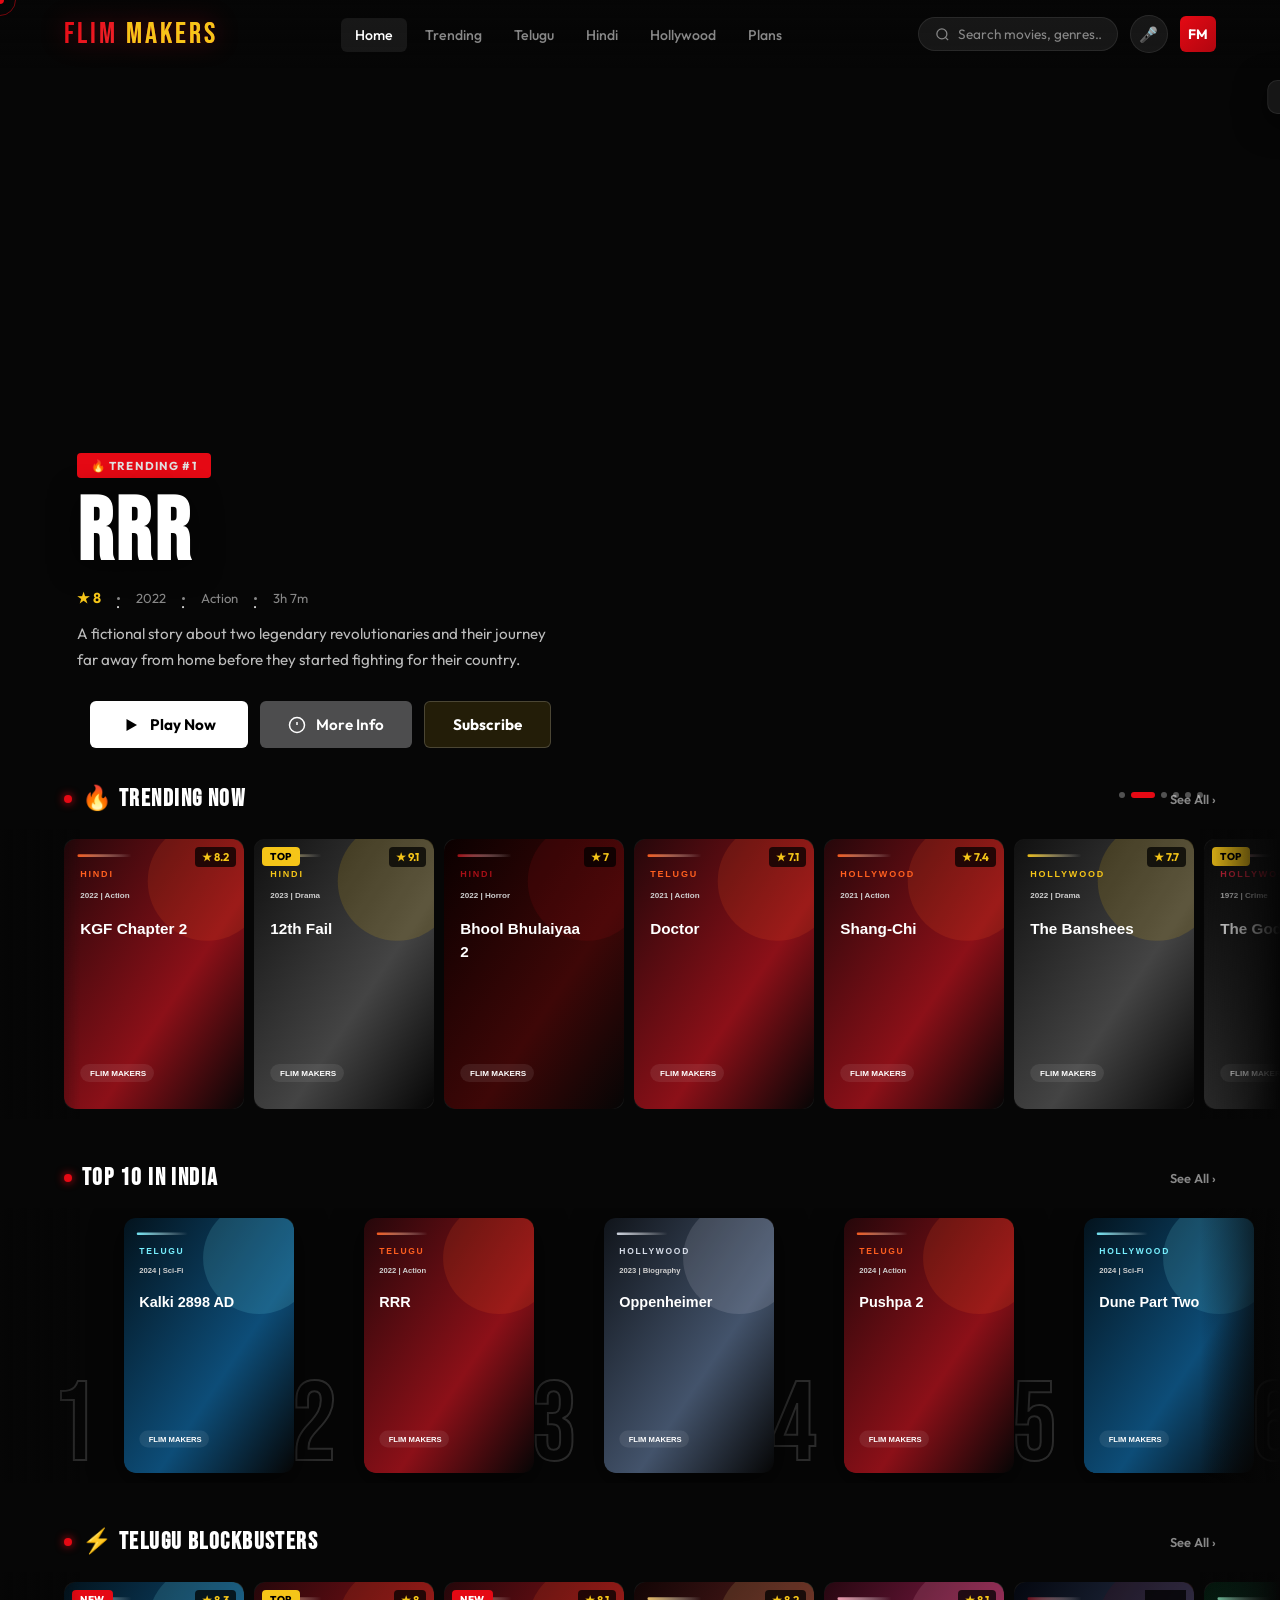
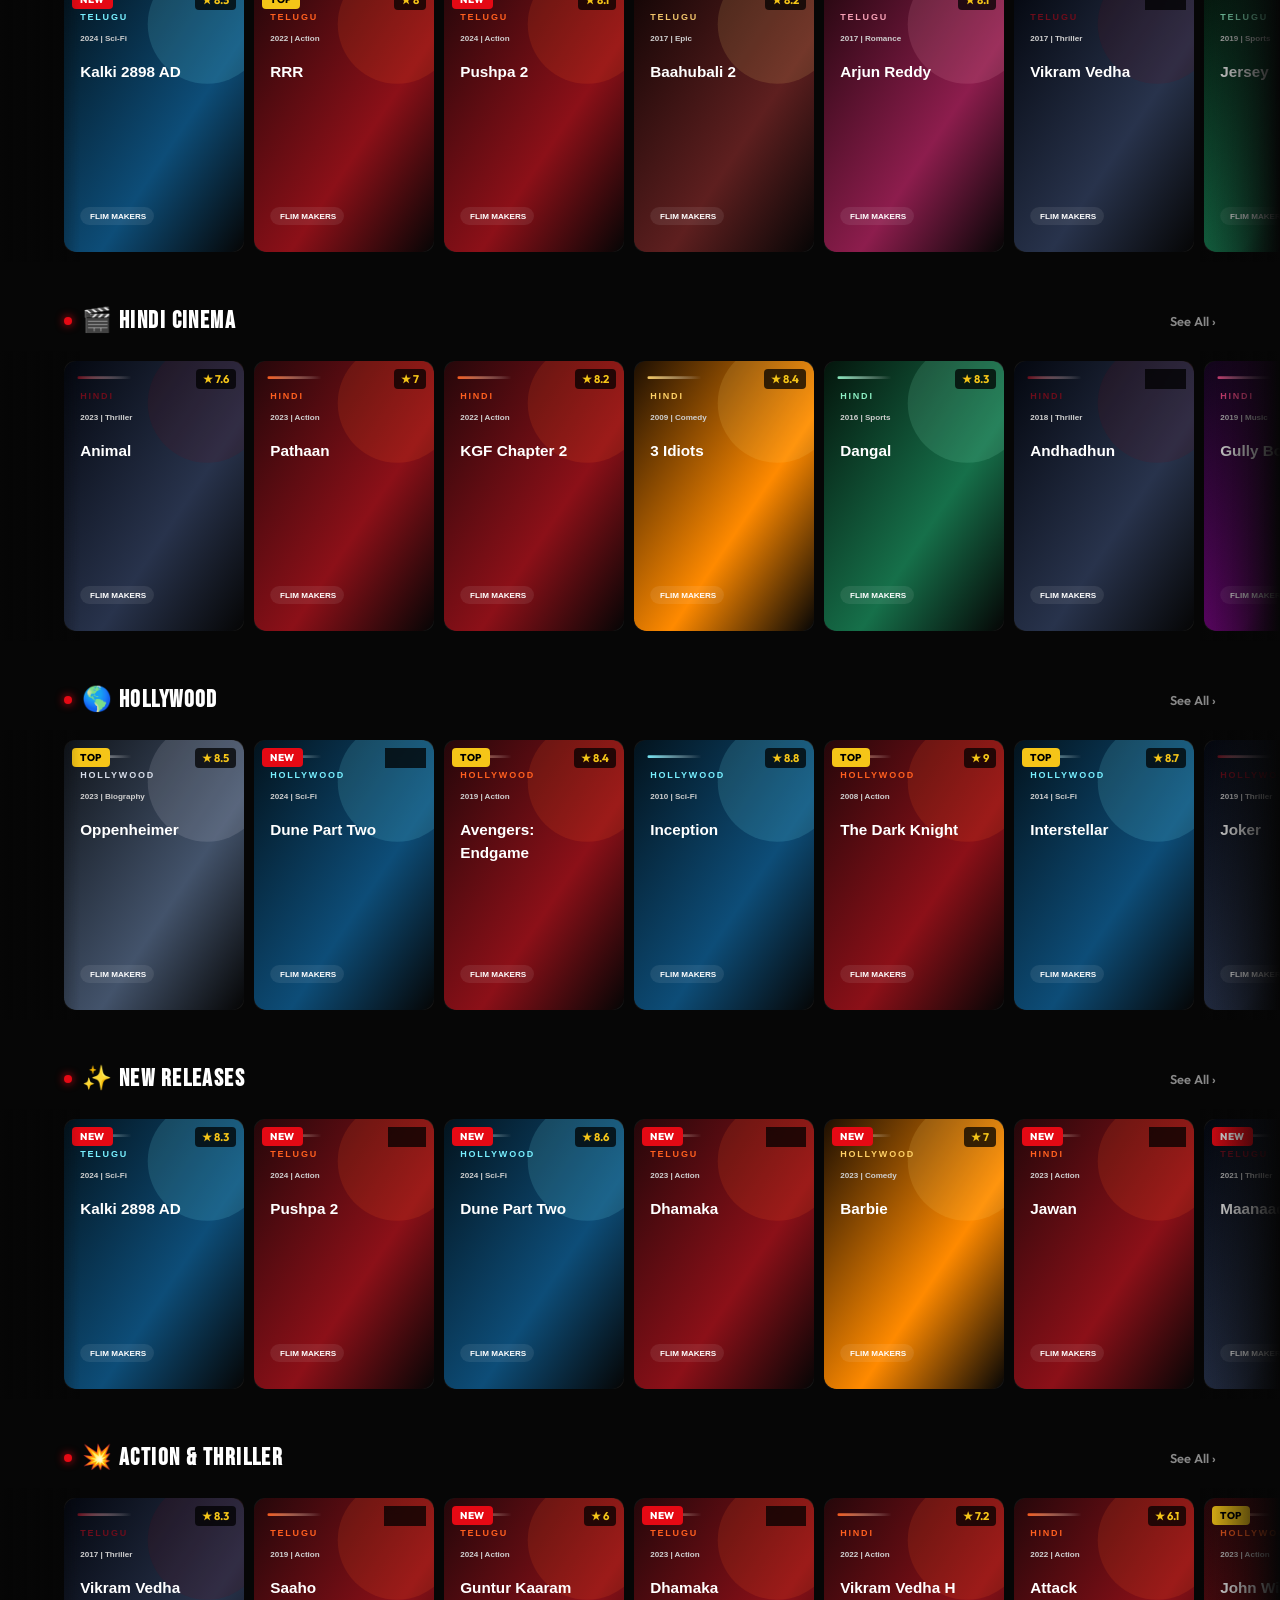
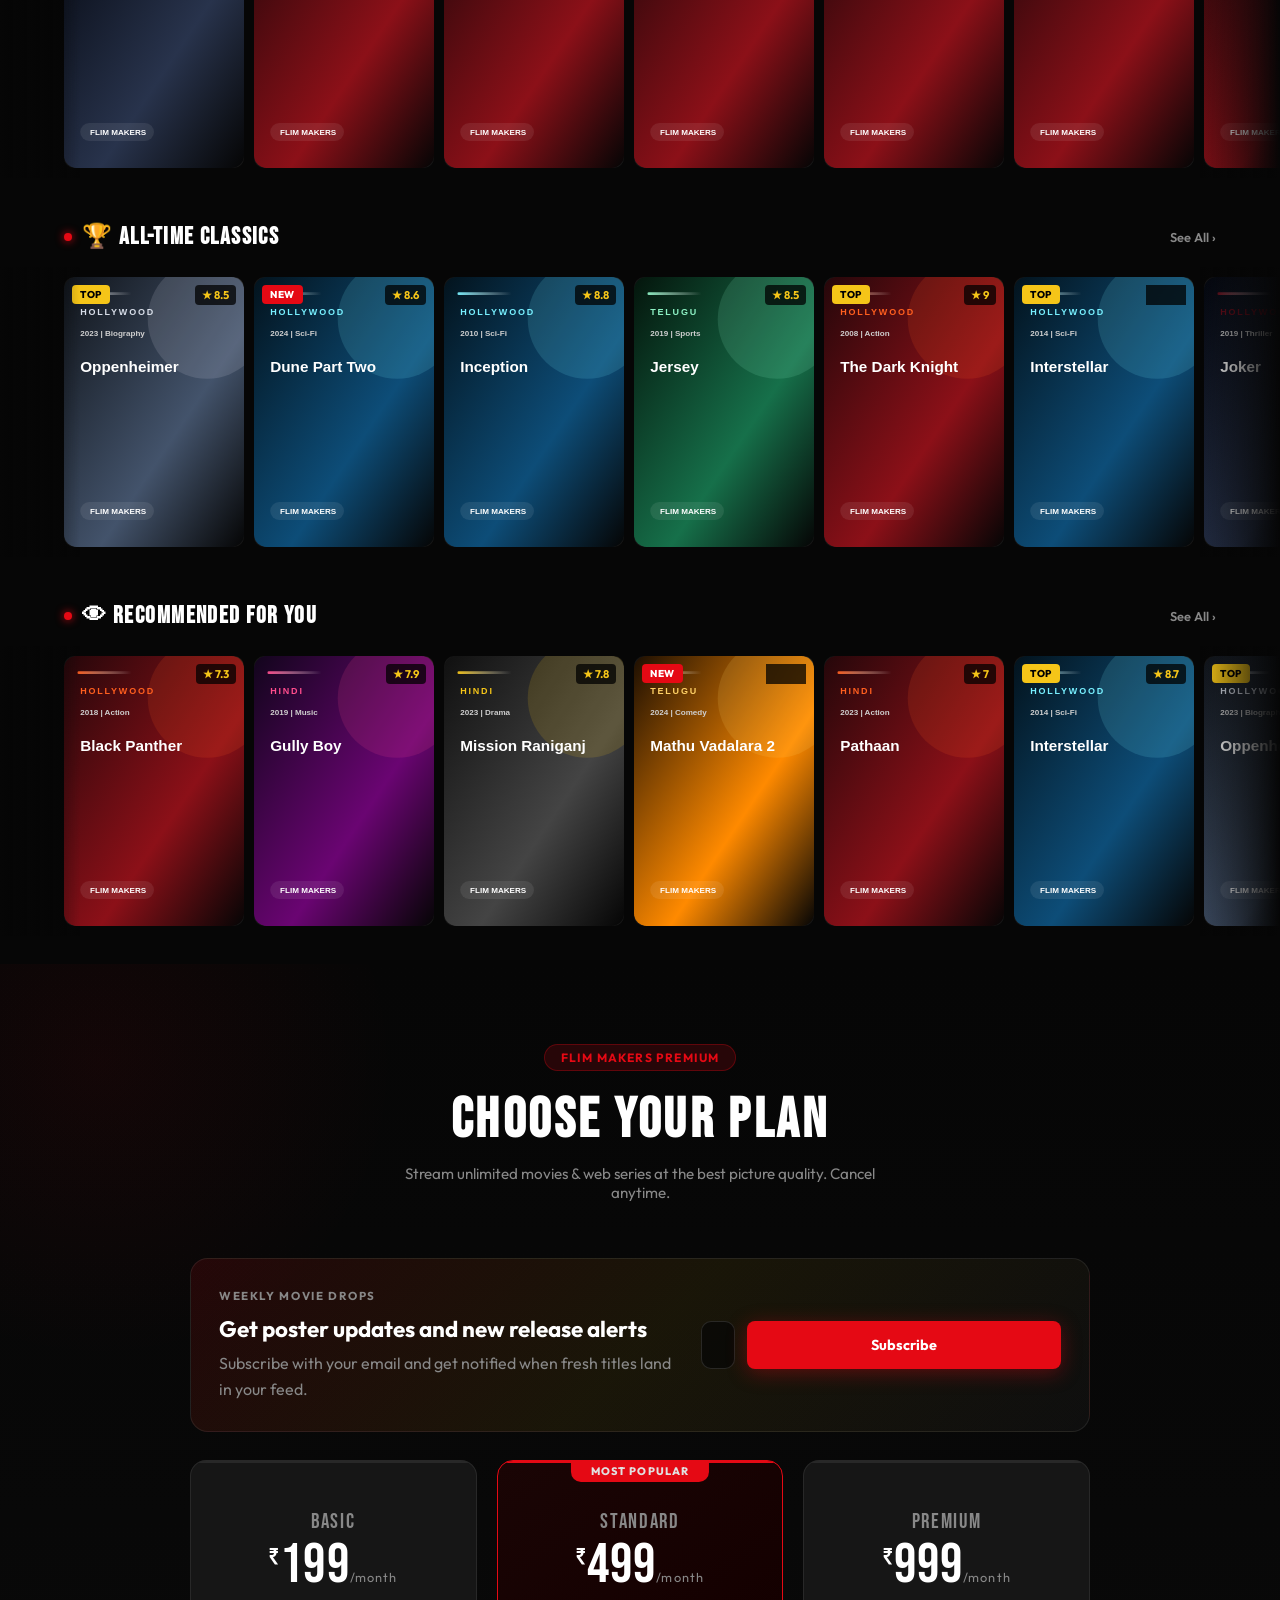
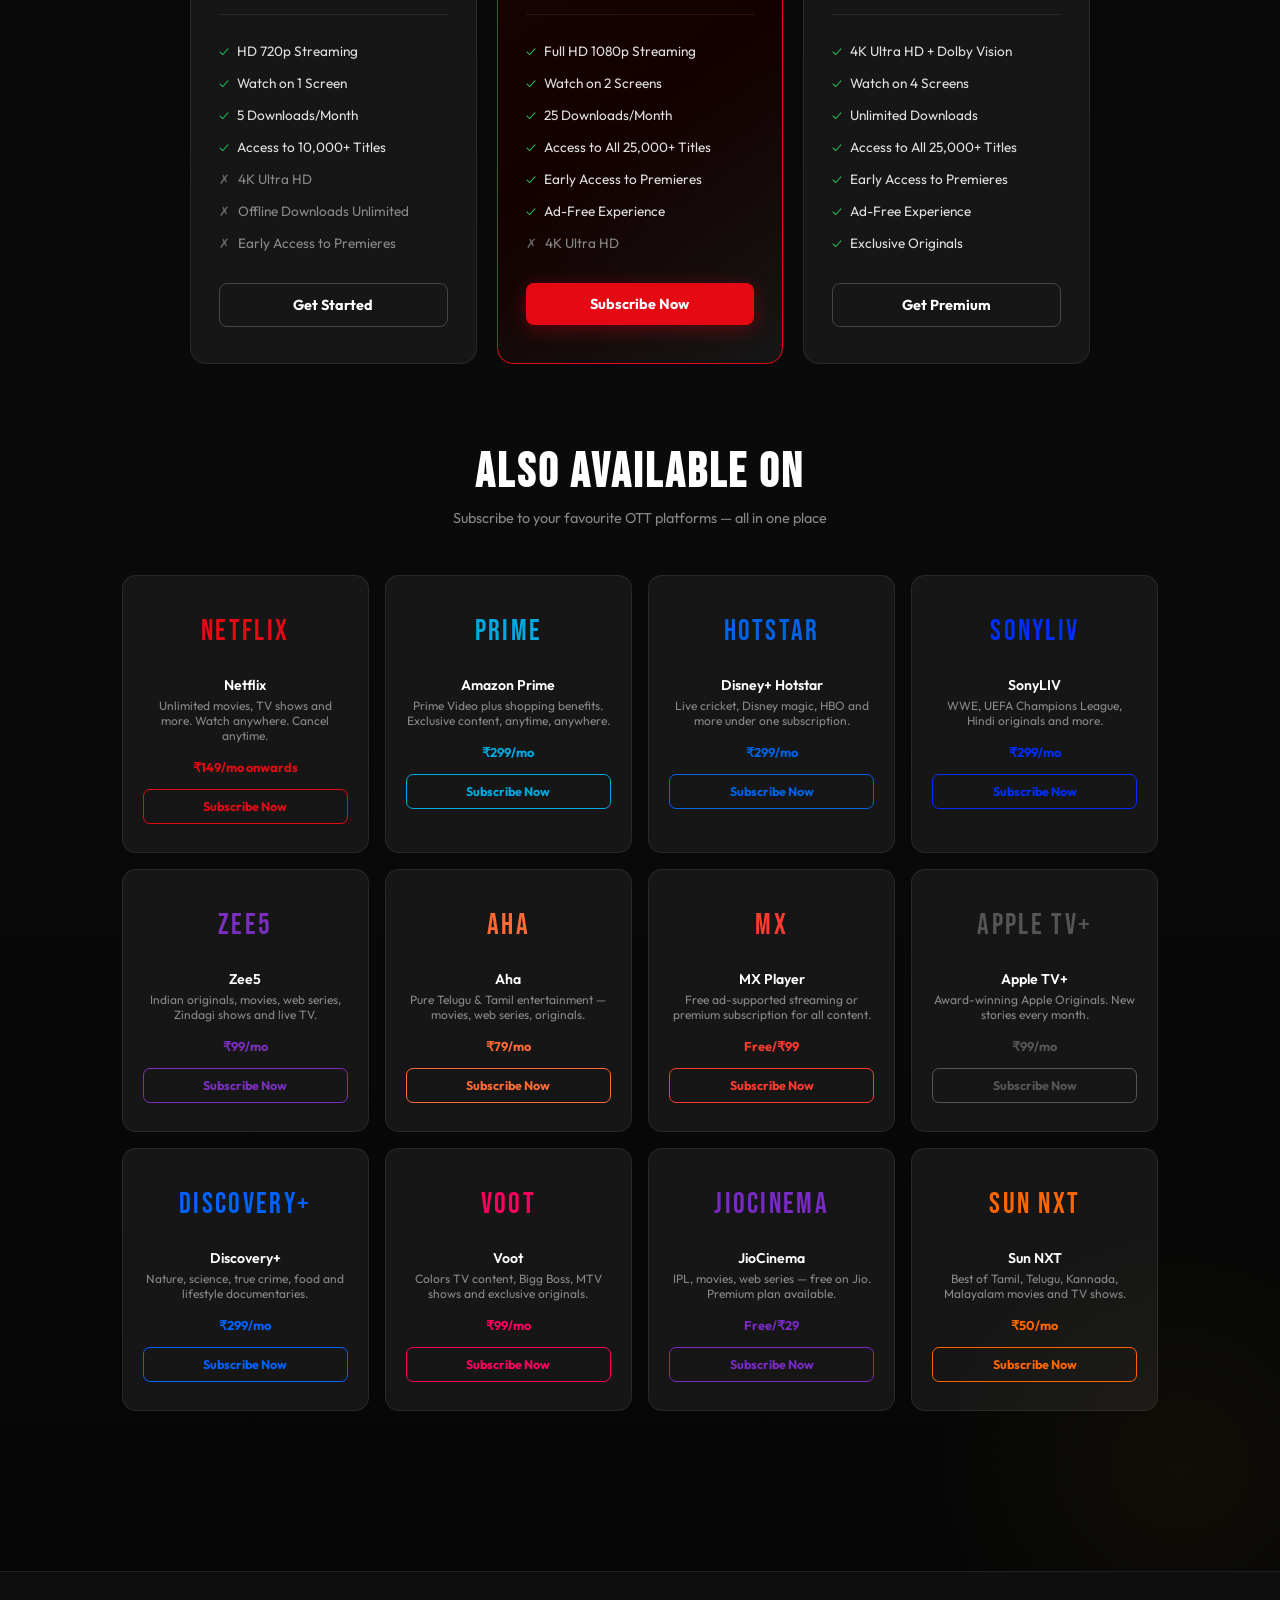
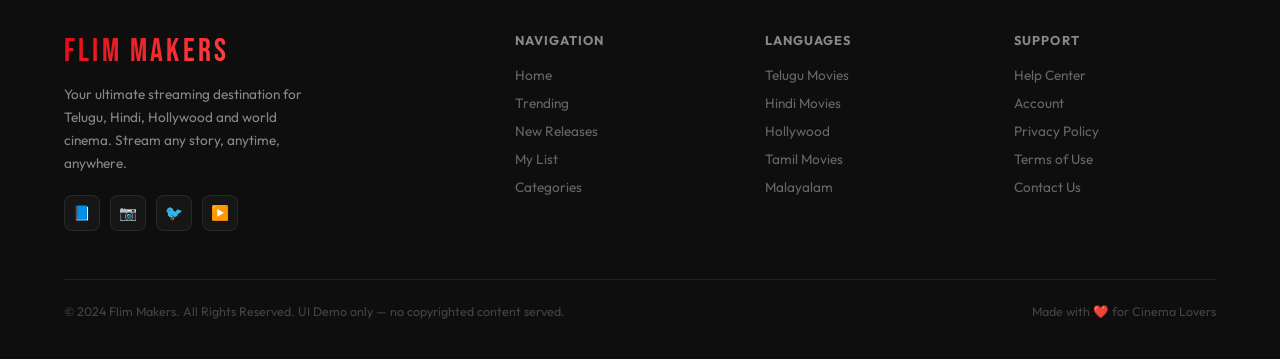
<file: index.html>
<!DOCTYPE html>
<html lang="en">
<head>
  <meta charset="UTF-8" />
  <meta name="viewport" content="width=device-width, initial-scale=1.0" />
  <meta name="description" content="Flim Makers — Stream movies in Telugu, Hindi, Hollywood and more. Your ultimate OTT destination." />
  <meta name="theme-color" content="#060606" />
  <title>Flim Makers — Stream Every Story</title>
  <link rel="stylesheet" href="style.css" />
  <link rel="preconnect" href="https://fonts.googleapis.com" />
  <link rel="preconnect" href="https://fonts.gstatic.com" crossorigin />
  <link rel="stylesheet" href="https://fonts.googleapis.com/css2?family=Bebas+Neue&family=Outfit:wght@300;400;500;600;700;800&display=swap" />
</head>
<body>

<!-- Custom Cursor -->
<div class="cursor-dot"></div>
<div class="cursor-ring"></div>

<!-- Loading Screen -->
<div id="loading-screen">
  <div class="loading-logo">FLIM MAKERS</div>
  <div class="loading-bar-wrap"><div class="loading-bar-fill"></div></div>
</div>

<!-- Toast Notification -->
<div class="toast" id="toast">
  <div class="toast-dot"></div>
  <span class="toast-text"></span>
</div>

<!-- Voice Toast -->
<div class="voice-toast" id="voice-toast">
  <div class="voice-pulse"></div>
  <span id="voice-text">Listening for your movie…</span>
</div>

<!-- ════ NAVBAR ════ -->
<nav class="navbar" id="navbar">
  <div class="nav-logo">FLIM <span>MAKERS</span></div>

  <ul class="nav-links">
    <li><a href="#" class="active">Home</a></li>
    <li><a href="#trending">Trending</a></li>
    <li><a href="#telugu">Telugu</a></li>
    <li><a href="#hindi">Hindi</a></li>
    <li><a href="#hollywood">Hollywood</a></li>
    <li><a href="#subscription">Plans</a></li>
  </ul>

  <div class="nav-right">
    <div class="search-wrap">
      <svg viewBox="0 0 24 24" fill="none" stroke="currentColor" stroke-width="2"><circle cx="11" cy="11" r="8"/><path d="M21 21l-4.35-4.35"/></svg>
      <input type="text" id="search-input" placeholder="Search movies, genres…" autocomplete="off" />
    </div>
    <button class="mic-btn" id="mic-btn" title="Voice search">🎤</button>
    <div class="nav-avatar">FM</div>
    <button class="hamburger" aria-label="Menu">
      <span></span><span></span><span></span>
    </button>
  </div>
</nav>

<!-- Mobile Nav -->
<div class="mobile-nav">
  <a href="#">Home</a>
  <a href="#trending">Trending</a>
  <a href="#telugu">Telugu</a>
  <a href="#hindi">Hindi</a>
  <a href="#hollywood">Hollywood</a>
  <a href="#subscription">Plans</a>
</div>

<!-- Search Overlay -->
<div id="search-overlay">
  <div class="search-overlay-header">
    <h2>Search Results</h2>
    <button class="search-close" id="search-close">✕</button>
  </div>
  <div class="search-results-grid" id="search-results"></div>
</div>

<!-- Trailer Modal -->
<div class="trailer-modal" id="trailer-modal" aria-hidden="true">
  <div class="trailer-modal-backdrop" onclick="closeTrailerModal()"></div>
  <div class="trailer-modal-dialog" role="dialog" aria-modal="true" aria-labelledby="trailer-title">
    <button class="trailer-close" type="button" aria-label="Close trailer" onclick="closeTrailerModal()">✕</button>
    <div class="trailer-modal-copy">
      <p class="trailer-kicker">Now Playing</p>
      <h2 id="trailer-title">Official Trailer</h2>
    </div>
    <div class="video-player-wrap trailer-player-wrap" id="trailer-modal-player"></div>
  </div>
</div>

<!-- ════ HERO BANNER ════ -->
<section class="hero" id="hero">
  <div class="hero-bg" style="background-image:url(https://picsum.photos/seed/pushpa2_w/1600/900)"></div>
  <div class="hero-overlay"></div>

  <div class="hero-content">
    <div class="hero-badge">🔥 Trending #1</div>
    <h1 class="hero-title">Pushpa 2: The Rule</h1>
    <div class="hero-meta">
      <span class="rating hero-rating">★ 8.1</span>
      <span class="dot">·</span>
      <span class="year hero-year">2024</span>
      <span class="dot">·</span>
      <span class="genre hero-genre">Action</span>
      <span class="dot">·</span>
      <span class="duration hero-dur">3h 22m</span>
    </div>
    <p class="hero-desc">The continuation of Pushpa Raj's rise as he becomes a red sandalwood smuggling empire king facing his deadliest enemy yet.</p>
    <div class="hero-actions">
      <button class="btn-play" onclick="heroPlay()">
        <svg viewBox="0 0 24 24" fill="black"><polygon points="6,4 20,12 6,20"/></svg>
        Play Now
      </button>
      <button class="btn-info" onclick="heroPlay()">
        <svg viewBox="0 0 24 24" fill="none" stroke="white" stroke-width="2" width="18" height="18"><circle cx="12" cy="12" r="10"/><line x1="12" y1="8" x2="12" y2="12"/><line x1="12" y1="16" x2="12.01" y2="16"/></svg>
        More Info
      </button>
      <a class="btn-subscribe-hero" href="#subscription">Subscribe</a>
    </div>
  </div>

  <!-- Hero dots -->
  <div class="hero-dots">
    <div class="hero-dot active"></div>
    <div class="hero-dot"></div>
    <div class="hero-dot"></div>
    <div class="hero-dot"></div>
    <div class="hero-dot"></div>
    <div class="hero-dot"></div>
  </div>
</section>

<!-- ════ MOVIE ROWS ════ -->
<div id="sections-container" style="margin-top:-60px;position:relative;z-index:2;"></div>

<!-- ════ SUBSCRIPTION SECTION ════ -->
<section class="subscription-section" id="subscription">
  <div class="sub-header reveal">
    <div class="sub-tag">Flim Makers Premium</div>
    <h2>Choose Your Plan</h2>
    <p>Stream unlimited movies & web series at the best picture quality. Cancel anytime.</p>
  </div>

  <div class="subscribe-cta reveal">
    <div>
      <p class="subscribe-kicker">Weekly movie drops</p>
      <h3>Get poster updates and new release alerts</h3>
      <p>Subscribe with your email and get notified when fresh titles land in your feed.</p>
    </div>
    <form class="subscribe-form" id="subscribe-form">
      <input type="email" id="subscribe-email" placeholder="Enter your email" aria-label="Email address" required />
      <button type="submit" class="btn-subscribe filled">Subscribe</button>
    </form>
  </div>

  <div class="plans-grid">
    <!-- Basic -->
    <div class="plan-card reveal">
      <div class="plan-name">Basic</div>
      <div class="plan-price">
        <span class="currency">₹</span>199<span class="period">/month</span>
      </div>
      <div class="plan-divider"></div>
      <ul class="plan-features">
        <li class="active"><span class="check">✓</span> HD 720p Streaming</li>
        <li class="active"><span class="check">✓</span> Watch on 1 Screen</li>
        <li class="active"><span class="check">✓</span> 5 Downloads/Month</li>
        <li class="active"><span class="check">✓</span> Access to 10,000+ Titles</li>
        <li><span class="cross">✗</span> 4K Ultra HD</li>
        <li><span class="cross">✗</span> Offline Downloads Unlimited</li>
        <li><span class="cross">✗</span> Early Access to Premieres</li>
      </ul>
      <button class="btn-subscribe outlined" data-plan="Basic" onclick="selectPlan('Basic')">Get Started</button>
    </div>

    <!-- Standard -->
    <div class="plan-card featured reveal reveal-delay-1">
      <div class="plan-popular">Most Popular</div>
      <div class="plan-name">Standard</div>
      <div class="plan-price">
        <span class="currency">₹</span>499<span class="period">/month</span>
      </div>
      <div class="plan-divider"></div>
      <ul class="plan-features">
        <li class="active"><span class="check">✓</span> Full HD 1080p Streaming</li>
        <li class="active"><span class="check">✓</span> Watch on 2 Screens</li>
        <li class="active"><span class="check">✓</span> 25 Downloads/Month</li>
        <li class="active"><span class="check">✓</span> Access to All 25,000+ Titles</li>
        <li class="active"><span class="check">✓</span> Early Access to Premieres</li>
        <li class="active"><span class="check">✓</span> Ad-Free Experience</li>
        <li><span class="cross">✗</span> 4K Ultra HD</li>
      </ul>
      <button class="btn-subscribe filled" data-plan="Standard" onclick="selectPlan('Standard')">Subscribe Now</button>
    </div>

    <!-- Premium -->
    <div class="plan-card reveal reveal-delay-2">
      <div class="plan-name">Premium</div>
      <div class="plan-price">
        <span class="currency">₹</span>999<span class="period">/month</span>
      </div>
      <div class="plan-divider"></div>
      <ul class="plan-features">
        <li class="active"><span class="check">✓</span> 4K Ultra HD + Dolby Vision</li>
        <li class="active"><span class="check">✓</span> Watch on 4 Screens</li>
        <li class="active"><span class="check">✓</span> Unlimited Downloads</li>
        <li class="active"><span class="check">✓</span> Access to All 25,000+ Titles</li>
        <li class="active"><span class="check">✓</span> Early Access to Premieres</li>
        <li class="active"><span class="check">✓</span> Ad-Free Experience</li>
        <li class="active"><span class="check">✓</span> Exclusive Originals</li>
      </ul>
      <button class="btn-subscribe outlined" data-plan="Premium" onclick="selectPlan('Premium')">Get Premium</button>
    </div>
  </div>

  <!-- OTT Platforms -->
  <div class="ott-section">
    <div class="ott-header reveal">
      <h2>Also Available On</h2>
      <p>Subscribe to your favourite OTT platforms — all in one place</p>
    </div>
    <div class="ott-grid reveal" id="ott-grid"></div>
  </div>
</section>

<!-- ════ FOOTER ════ -->
<footer class="footer">
  <div class="footer-grid">
    <div class="footer-brand">
      <div class="logo">FLIM MAKERS</div>
      <p>Your ultimate streaming destination for Telugu, Hindi, Hollywood and world cinema. Stream any story, anytime, anywhere.</p>
      <div class="footer-socials">
        <a href="#" class="social-btn" title="Facebook">📘</a>
        <a href="#" class="social-btn" title="Instagram">📷</a>
        <a href="#" class="social-btn" title="Twitter">🐦</a>
        <a href="#" class="social-btn" title="YouTube">▶️</a>
      </div>
    </div>
    <div>
      <h4>Navigation</h4>
      <ul class="footer-links">
        <li><a href="#">Home</a></li>
        <li><a href="#">Trending</a></li>
        <li><a href="#">New Releases</a></li>
        <li><a href="#">My List</a></li>
        <li><a href="#">Categories</a></li>
      </ul>
    </div>
    <div>
      <h4>Languages</h4>
      <ul class="footer-links">
        <li><a href="#">Telugu Movies</a></li>
        <li><a href="#">Hindi Movies</a></li>
        <li><a href="#">Hollywood</a></li>
        <li><a href="#">Tamil Movies</a></li>
        <li><a href="#">Malayalam</a></li>
      </ul>
    </div>
    <div>
      <h4>Support</h4>
      <ul class="footer-links">
        <li><a href="#">Help Center</a></li>
        <li><a href="#">Account</a></li>
        <li><a href="#">Privacy Policy</a></li>
        <li><a href="#">Terms of Use</a></li>
        <li><a href="#">Contact Us</a></li>
      </ul>
    </div>
  </div>
  <div class="footer-bottom">
    <span>© 2024 Flim Makers. All Rights Reserved. UI Demo only — no copyrighted content served.</span>
    <span>Made with ❤️ for Cinema Lovers</span>
  </div>
</footer>

<script src="script.js"></script>
</body>
</html>
</file>
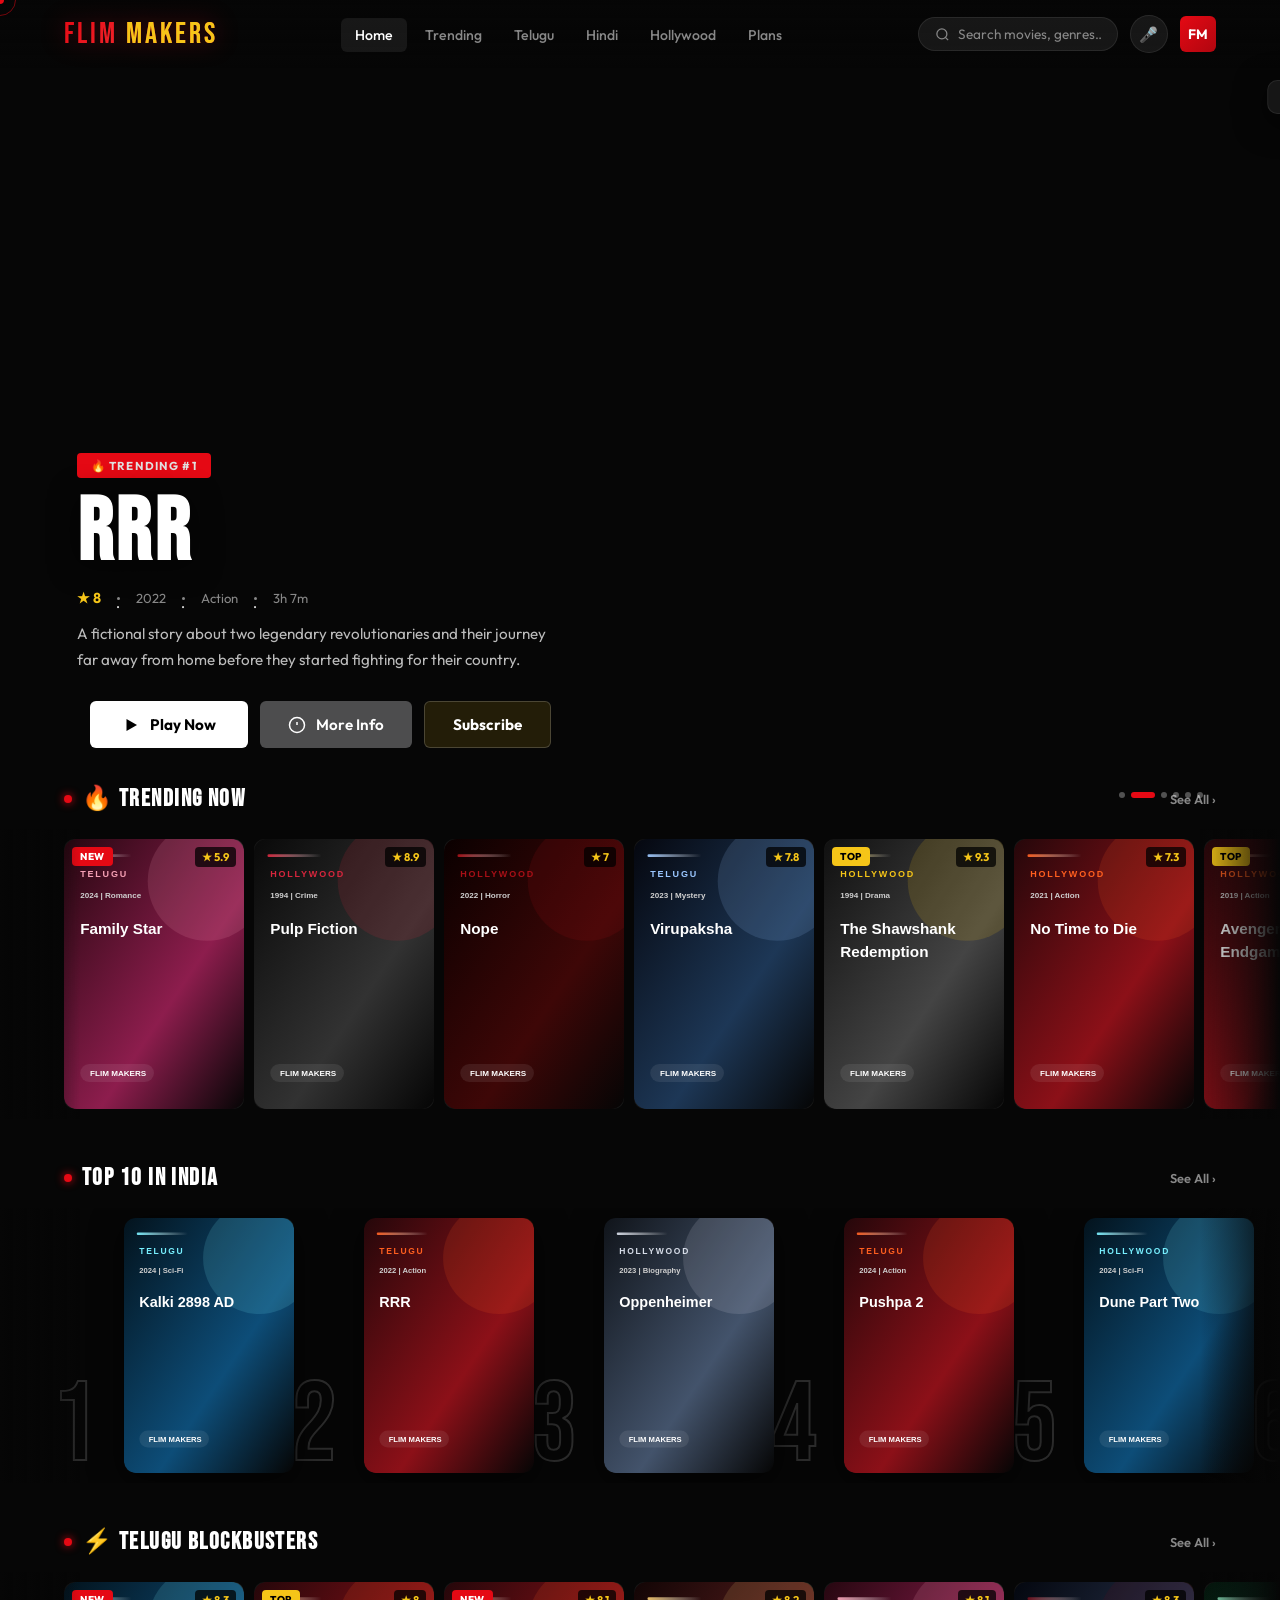
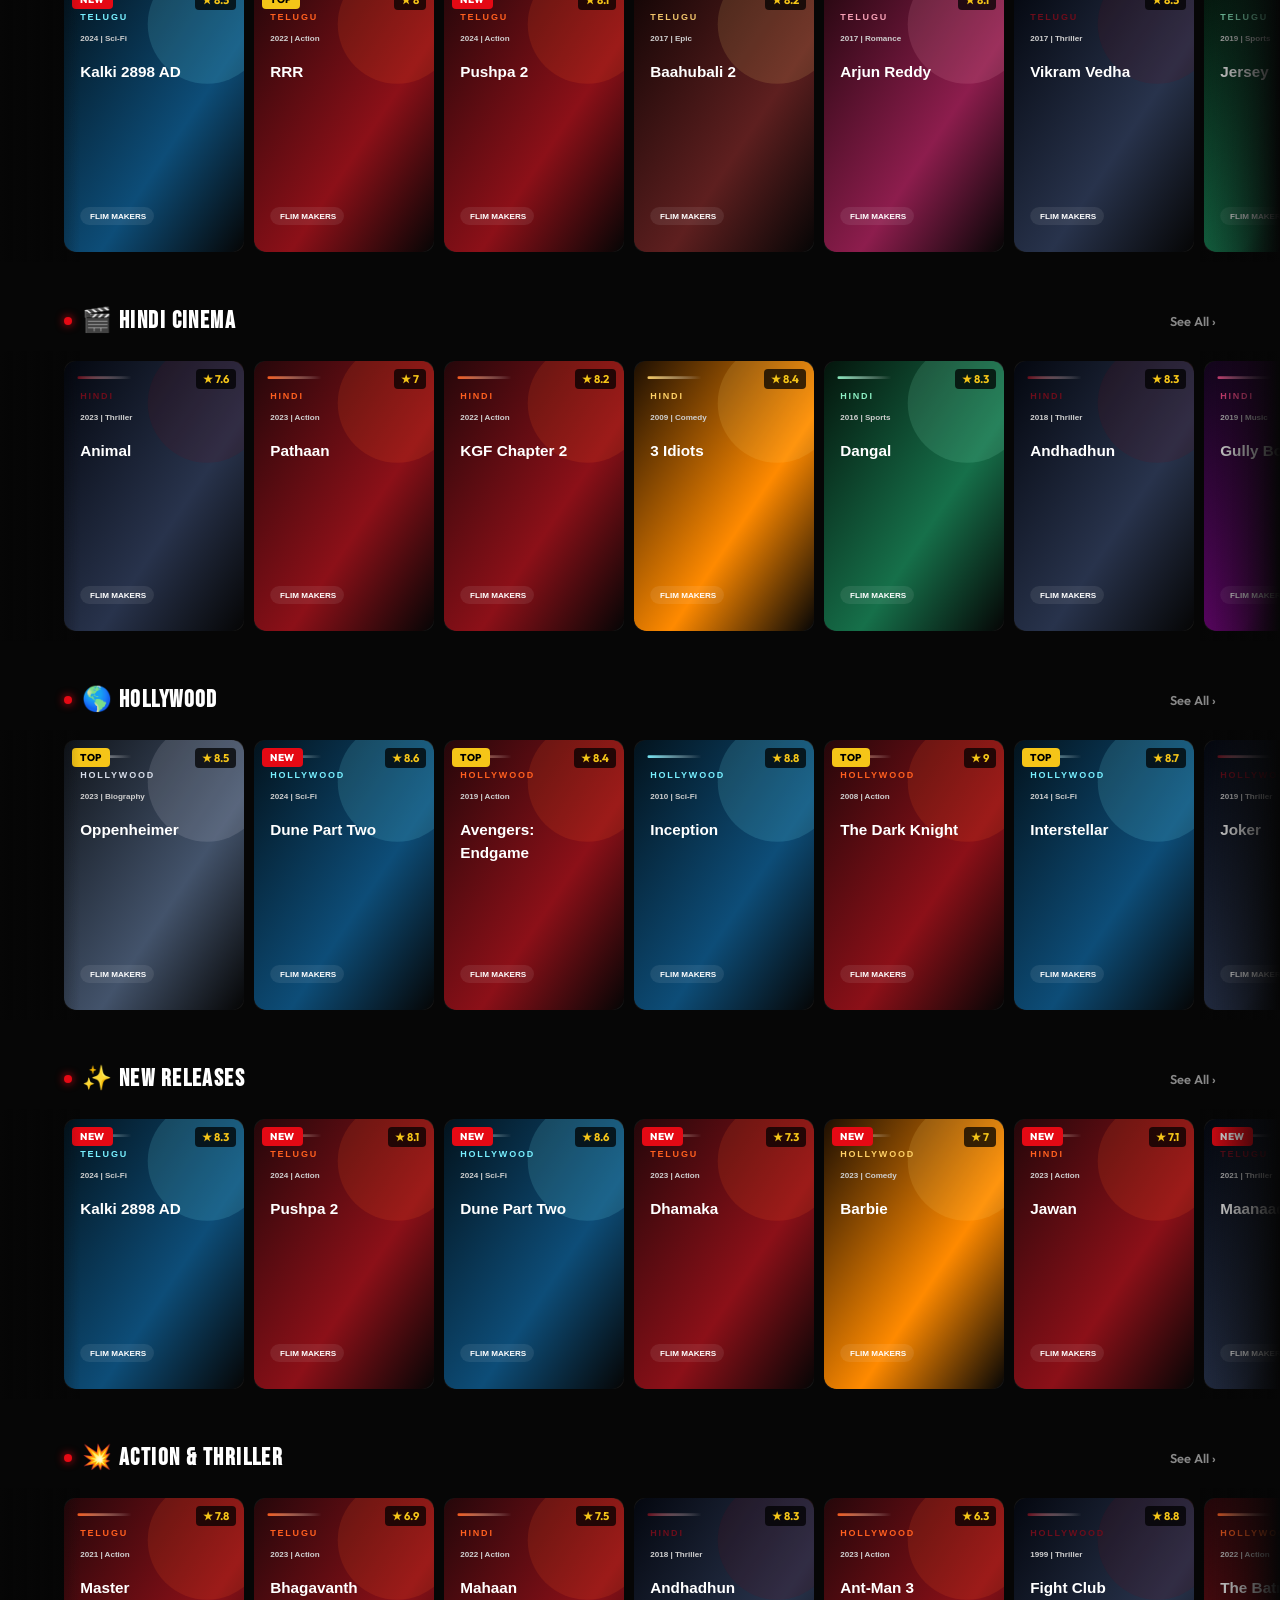
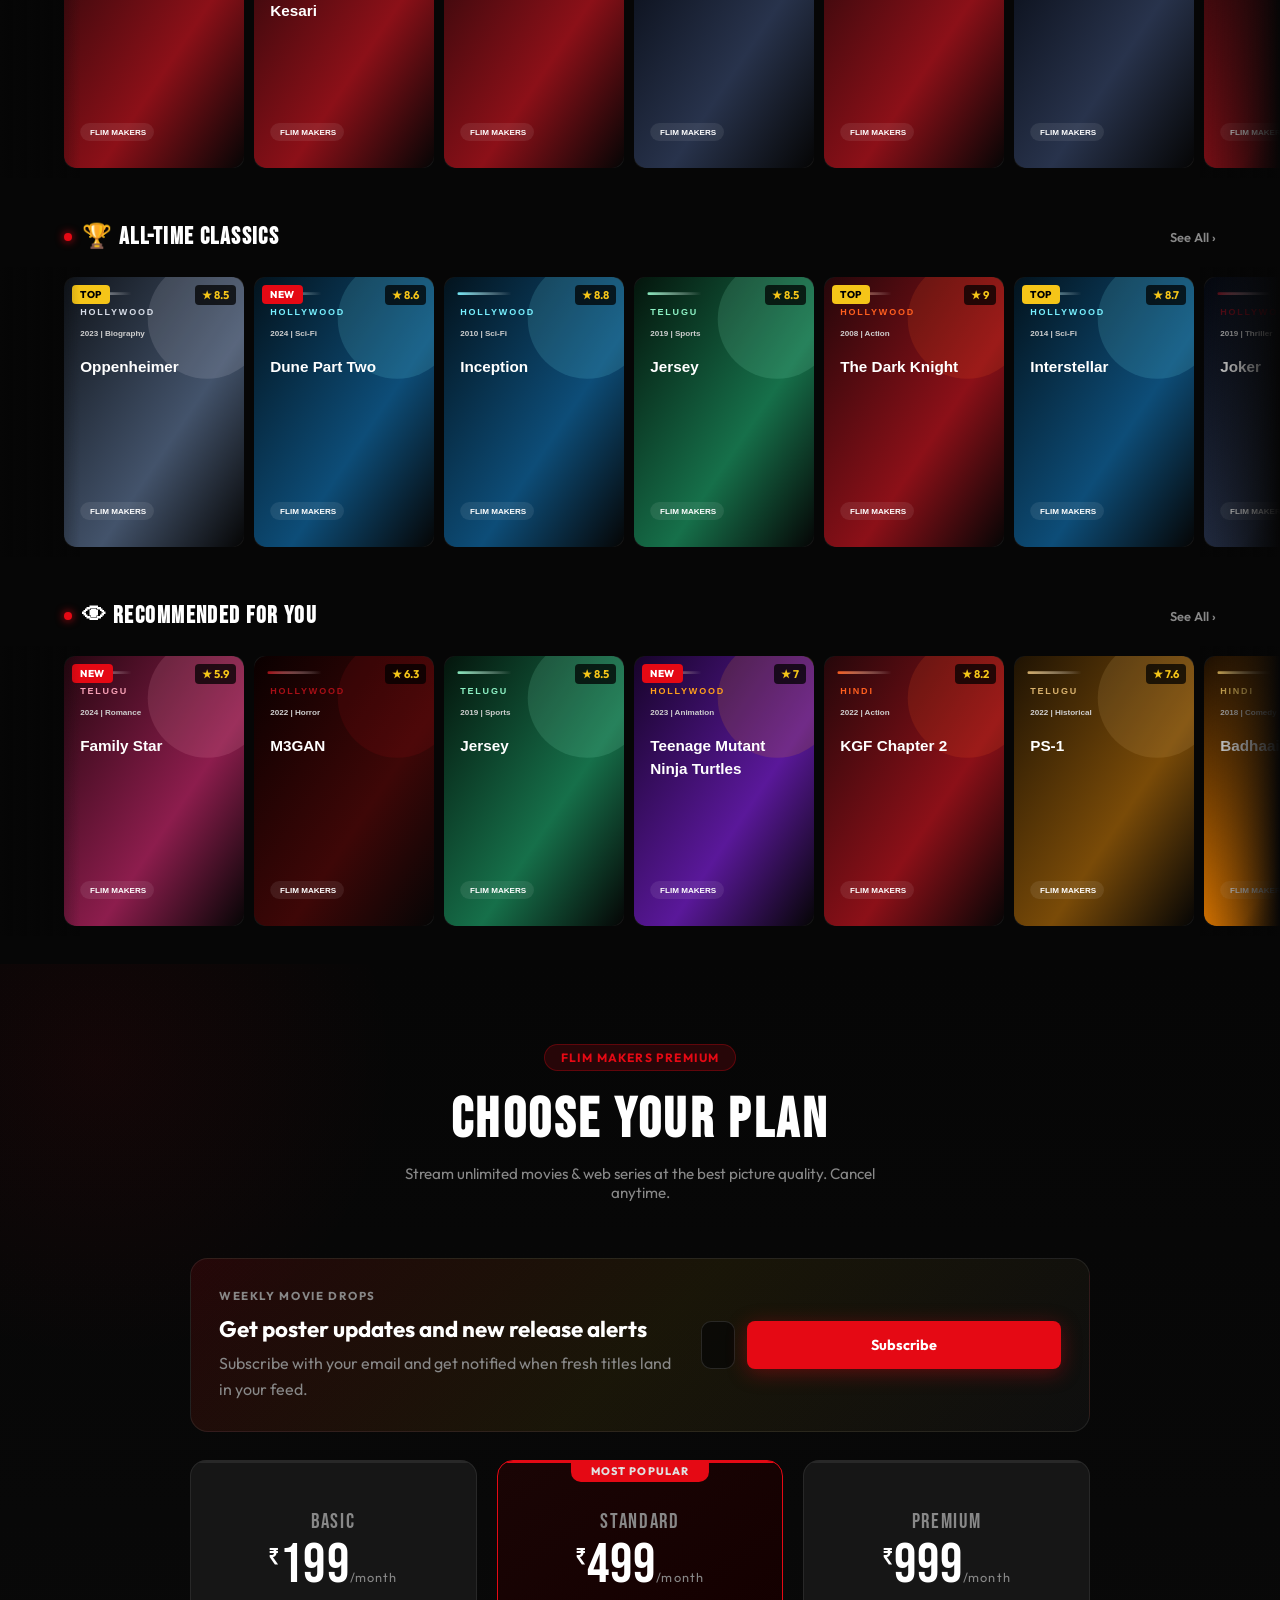
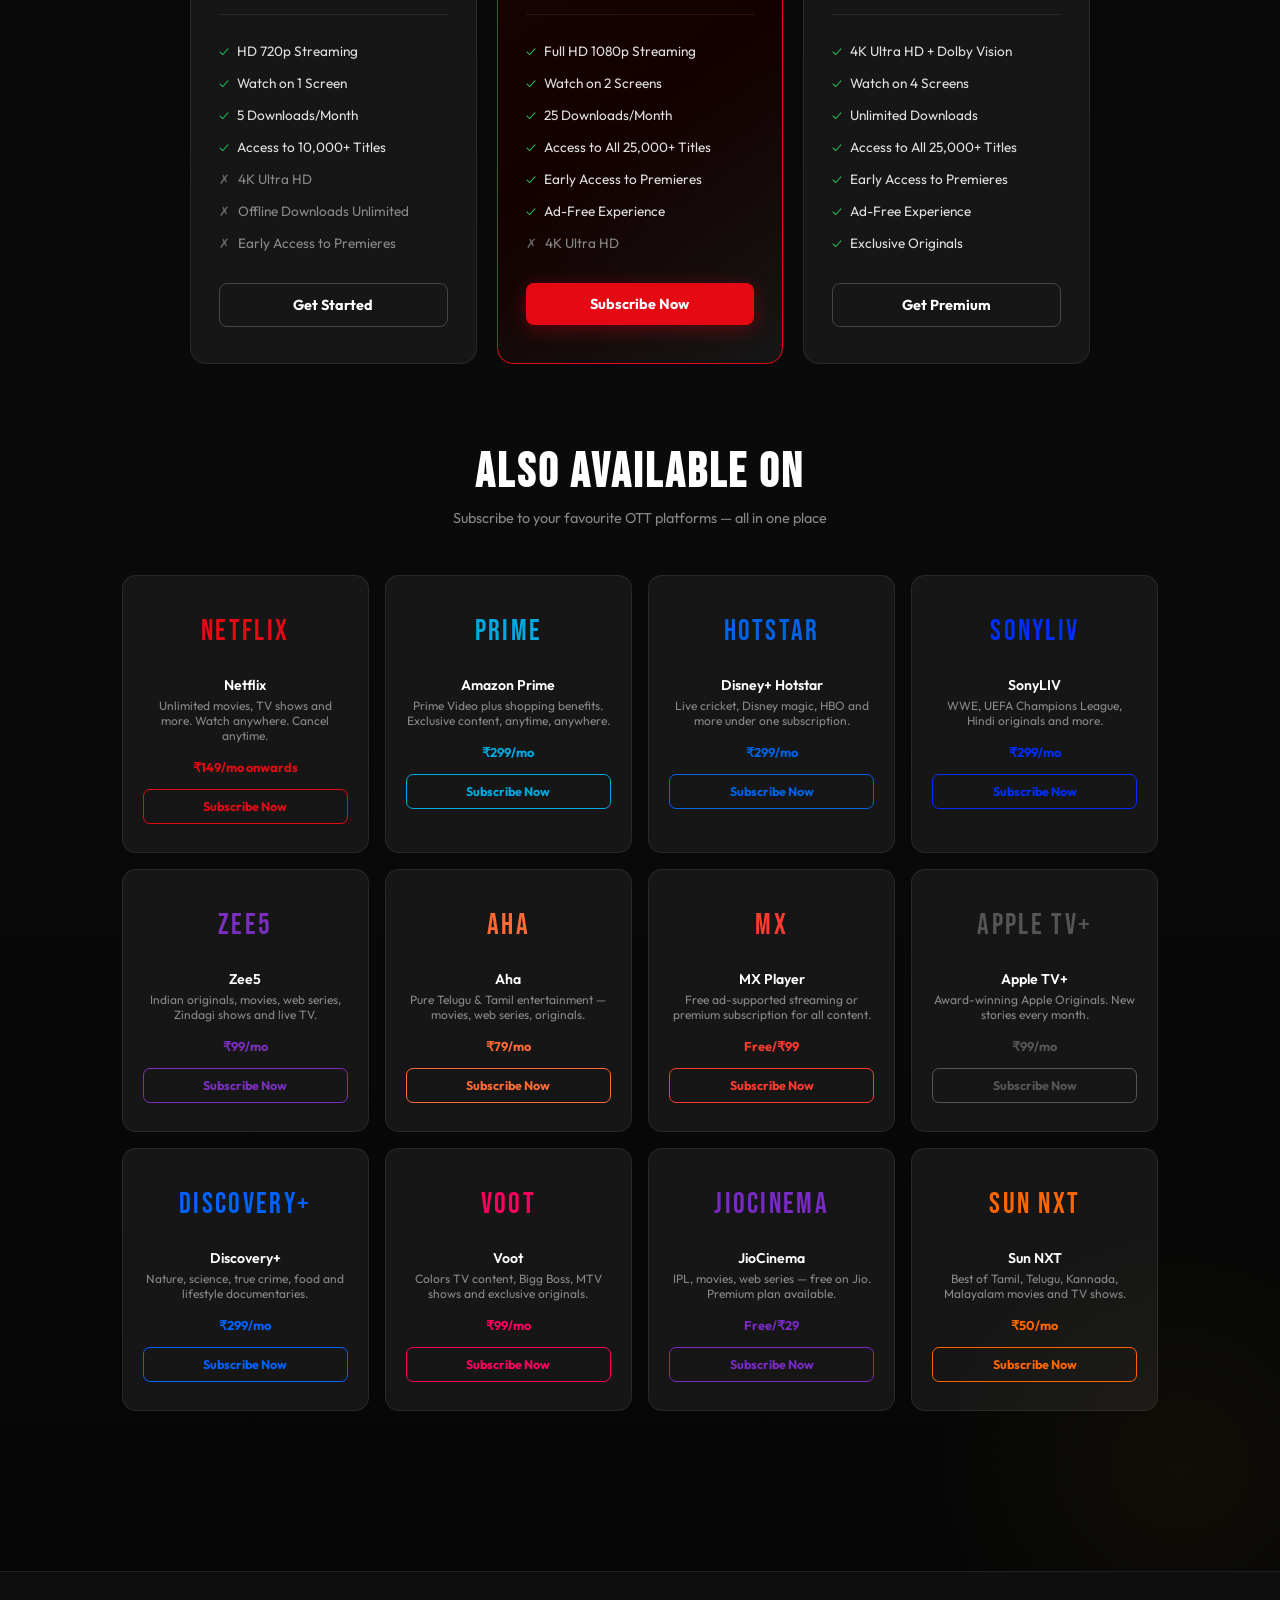
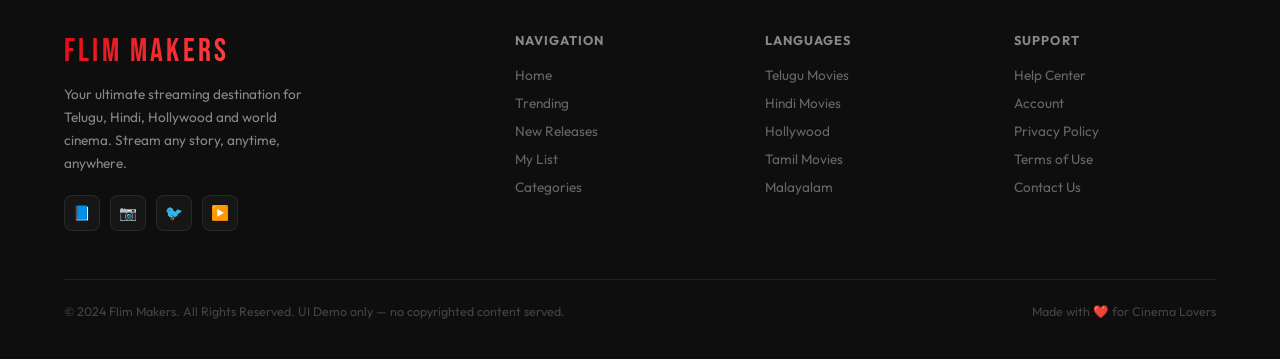
<file: movie.html>
<!DOCTYPE html>
<html lang="en">
<head>
  <meta charset="UTF-8" />
  <meta name="viewport" content="width=device-width, initial-scale=1.0" />
  <title>Movie | Flim Makers</title>
  <link rel="stylesheet" href="style.css" />
  <link rel="stylesheet" href="https://fonts.googleapis.com/css2?family=Bebas+Neue&family=Outfit:wght@300;400;500;600;700;800&display=swap" />
  <style>
    /* Extra detail page styles */
    .back-btn {
      display:inline-flex; align-items:center; gap:8px;
      padding:9px 20px;
      background:rgba(255,255,255,0.08);
      border:1px solid rgba(255,255,255,0.12);
      border-radius:8px;
      color:var(--text);
      font-size:0.85rem;
      font-weight:600;
      margin-bottom:32px;
      transition:all var(--transition);
    }
    .back-btn:hover { background:rgba(255,255,255,0.14); color:var(--white); }

    .related-section { margin-top:56px; }
    .related-section h3 {
      font-family:'Bebas Neue',sans-serif;
      font-size:1.6rem;
      letter-spacing:0.06em;
      color:var(--white);
      margin-bottom:16px;
      padding:0;
    }
    .related-row-wrap { position:relative; }
    .related-row-wrap::before, .related-row-wrap::after {
      content:''; position:absolute; top:0; bottom:0; width:60px; z-index:2; pointer-events:none;
    }
    .related-row-wrap::before { left:0; background:linear-gradient(to right, var(--bg), transparent); }
    .related-row-wrap::after  { right:0; background:linear-gradient(to left, var(--bg), transparent); }
    .related-row {
      display:flex; gap:10px;
      overflow-x:auto; overflow-y:visible;
      padding:10px 4px;
      scroll-behavior:smooth;
      -ms-overflow-style:none; scrollbar-width:none;
    }
    .related-row::-webkit-scrollbar { display:none; }

    .movie-detail-stats {
      display:grid;
      grid-template-columns:repeat(4,1fr);
      gap:12px;
      margin:24px 0;
    }
    .stat-card {
      background:rgba(255,255,255,0.04);
      border:1px solid var(--border);
      border-radius:10px;
      padding:16px;
      text-align:center;
    }
    .stat-val {
      font-family:'Bebas Neue',sans-serif;
      font-size:1.6rem;
      letter-spacing:0.04em;
      color:var(--white);
      display:block;
    }
    .stat-label { font-size:0.72rem; color:var(--text-muted); text-transform:uppercase; letter-spacing:0.08em; }

    .watchlist-btn {
      width:44px; height:44px;
      border-radius:50%;
      background:rgba(255,255,255,0.08);
      border:1.5px solid rgba(255,255,255,0.2);
      color:var(--white);
      display:flex; align-items:center; justify-content:center;
      font-size:1.2rem;
      transition:all var(--transition);
    }
    .watchlist-btn:hover { background:var(--gold); border-color:var(--gold); color:#000; }

    @media(max-width:768px) {
      .movie-detail-stats { grid-template-columns:repeat(2,1fr); }
    }
    @media(max-width:480px) {
      .movie-detail-stats { grid-template-columns:repeat(2,1fr); }
    }
  </style>
</head>
<body>

<!-- Custom Cursor -->
<div class="cursor-dot"></div>
<div class="cursor-ring"></div>

<!-- Toast -->
<div class="toast" id="toast"><div class="toast-dot"></div><span class="toast-text"></span></div>

<!-- Movie Background -->
<div class="movie-hero-bg" id="movie-bg-img"></div>

<!-- Navbar -->
<nav class="navbar scrolled" id="navbar">
  <a href="index.html" class="nav-logo">FLIM <span>MAKERS</span></a>
  <ul class="nav-links">
    <li><a href="index.html">Home</a></li>
    <li><a href="index.html#trending">Trending</a></li>
    <li><a href="index.html#telugu">Telugu</a></li>
    <li><a href="index.html#hindi">Hindi</a></li>
    <li><a href="index.html#hollywood">Hollywood</a></li>
  </ul>
  <div class="nav-right">
    <div class="nav-avatar">FM</div>
    <button class="hamburger" aria-label="Menu"><span></span><span></span><span></span></button>
  </div>
</nav>

<!-- Mobile Nav -->
<div class="mobile-nav">
  <a href="index.html">Home</a>
  <a href="index.html#trending">Trending</a>
  <a href="index.html#telugu">Telugu</a>
  <a href="index.html#hindi">Hindi</a>
</div>

<main class="movie-detail-page">
  <div class="movie-detail-inner">

    <!-- Back -->
    <a href="index.html" class="back-btn">← Back to Flim Makers</a>

    <!-- Movie Grid -->
    <div class="movie-detail-grid">
      <!-- Poster -->
      <div>
        <div class="movie-poster-wrap">
          <img id="movie-poster" src="https://picsum.photos/seed/default/400/600" alt="Movie Poster">
        </div>
      </div>

      <!-- Info -->
      <div>
        <h1 class="movie-detail-title" id="movie-title">Loading…</h1>

        <div class="movie-detail-meta">
          <span class="meta-badge rating" id="movie-rating">★ 0.0</span>
          <span class="meta-badge year" id="movie-year">2024</span>
          <span class="meta-badge genre" id="movie-genre">Genre</span>
          <span class="meta-badge dur" id="movie-duration">0h 0m</span>
          <span class="meta-badge year" id="movie-lang">Language</span>
        </div>

        <p class="movie-detail-desc" id="movie-desc">Loading movie information…</p>

        <!-- Stats -->
        <div class="movie-detail-stats reveal">
          <div class="stat-card"><span class="stat-val" id="movie-rating2">8.5</span><span class="stat-label">IMDb Rating</span></div>
          <div class="stat-card"><span class="stat-val" id="movie-year2">2024</span><span class="stat-label">Release Year</span></div>
          <div class="stat-card"><span class="stat-val" id="movie-dur2">3h</span><span class="stat-label">Duration</span></div>
          <div class="stat-card"><span class="stat-val">4K</span><span class="stat-label">Video Quality</span></div>
        </div>

        <!-- Actions -->
        <div class="movie-detail-actions">
          <button class="btn-play" onclick="document.getElementById('player-section').scrollIntoView({behavior:'smooth'})">
            <svg viewBox="0 0 24 24" fill="black" width="18" height="18"><polygon points="6,4 20,12 6,20"/></svg>
            Watch Trailer
          </button>
          <button class="btn-info" id="movie-list-btn" onclick="toggleMovieList()">+ My List</button>
          <button class="watchlist-btn" title="Like" onclick="showToast('Liked! ❤️','#e50914')">♡</button>
          <button class="watchlist-btn" title="Share" onclick="shareCurrentMovie()">↗</button>
        </div>

        <!-- Cast -->
        <div class="movie-cast reveal">
          <h4>Cast</h4>
          <div class="cast-list" id="movie-cast"></div>
        </div>

        <!-- Languages -->
        <div style="margin-top:20px;" class="reveal">
          <h4 style="font-size:0.78rem;font-weight:700;letter-spacing:0.1em;text-transform:uppercase;color:var(--text-muted);margin-bottom:10px;">Available In</h4>
          <div style="display:flex;gap:8px;flex-wrap:wrap;">
            <span class="cast-tag">Telugu</span>
            <span class="cast-tag">Hindi (Dubbed)</span>
            <span class="cast-tag">Tamil (Dubbed)</span>
            <span class="cast-tag">English</span>
          </div>
        </div>
      </div>
    </div>

    <!-- Video Player -->
    <div class="video-section reveal" id="player-section">
      <h3>▶ Official Trailer</h3>
      <div class="video-player-wrap" id="video-wrap">
        <!-- Injected by JS -->
      </div>
      <p style="font-size:0.78rem;color:var(--text-muted);margin-top:10px;">* Trailer for demo purposes. Actual movie content not available in this UI demo.</p>
    </div>

    <!-- Related Movies -->
    <div class="related-section reveal">
      <h3>More Like This</h3>
      <div class="related-row-wrap">
        <div class="related-row" id="related-row"></div>
      </div>
    </div>

    <!-- Subscription CTA -->
    <div class="reveal" style="margin-top:56px;background:linear-gradient(135deg,#1a0000,#0d0d0d);border:1px solid rgba(229,9,20,0.2);border-radius:20px;padding:48px;text-align:center;">
      <div style="font-family:'Bebas Neue',sans-serif;font-size:0.85rem;letter-spacing:0.12em;color:var(--red);margin-bottom:10px;">FLIM MAKERS PREMIUM</div>
      <h2 style="font-family:'Bebas Neue',sans-serif;font-size:2.5rem;letter-spacing:0.05em;color:var(--white);margin-bottom:12px;">Watch Without Limits</h2>
      <p style="color:var(--text-muted);margin-bottom:28px;max-width:480px;margin-left:auto;margin-right:auto;">Subscribe to Flim Makers Premium and get unlimited access to all movies, web series and exclusive originals. Starting at just ₹199/month.</p>
      <div style="display:flex;gap:14px;justify-content:center;flex-wrap:wrap;">
        <a href="index.html#subscription" class="btn-play" style="border-radius:8px;">View Plans</a>
        <a href="index.html" class="btn-info" style="border-radius:8px;">Browse More</a>
      </div>
    </div>

  </div>
</main>

<!-- Footer -->
<footer class="footer">
  <div class="footer-bottom" style="border-top:none;padding-top:0;">
    <span>© 2024 Flim Makers. All Rights Reserved.</span>
    <a href="index.html" style="color:var(--red);font-weight:600;">← Back to Home</a>
  </div>
</footer>

<script src="script.js"></script>
<script>
  document.addEventListener('DOMContentLoaded', () => {
    initMoviePage();
    initCursor();
    // Sync stats
    const ratingEl = document.getElementById('movie-rating');
    const rating2  = document.getElementById('movie-rating2');
    const year2    = document.getElementById('movie-year2');
    const dur2     = document.getElementById('movie-dur2');
    if (rating2 && ratingEl) rating2.textContent = ratingEl.textContent.replace('★ ','');
    const yearEl   = document.getElementById('movie-year');
    const durEl    = document.getElementById('movie-duration');
    if (year2 && yearEl) year2.textContent = yearEl.textContent;
    if (dur2 && durEl)   dur2.textContent  = durEl.textContent;
  });
</script>
</body>
</html>
</file>
<file: style.css>
/* ============================================================
   FLIM MAKERS — OTT Streaming Platform
   Theme: Cinematic Dark | Accent: Electric Red + Gold
   Fonts: Bebas Neue (display) + Outfit (body)
   ============================================================ */

@import url('https://fonts.googleapis.com/css2?family=Bebas+Neue&family=Outfit:wght@300;400;500;600;700;800&display=swap');

/* ── Variables ───────────────────────────────────────────────── */
:root {
  --bg:          #060606;
  --bg-2:        #0e0e0e;
  --bg-3:        #161616;
  --bg-4:        #1e1e1e;
  --red:         #e50914;
  --red-dark:    #b0060f;
  --red-glow:    rgba(229,9,20,0.35);
  --gold:        #f5c518;
  --gold-dim:    rgba(245,197,24,0.15);
  --white:       #ffffff;
  --text:        #e0e0e0;
  --text-muted:  #888888;
  --border:      rgba(255,255,255,0.08);
  --card-bg:     #111111;

  --grad-hero:   linear-gradient(to right, #060606 35%, transparent 100%);
  --grad-row:    linear-gradient(to right, #060606 0%, transparent 8%, transparent 92%, #060606 100%);

  --shadow-card: 0 8px 32px rgba(0,0,0,0.7);
  --shadow-red:  0 0 24px rgba(229,9,20,0.5);
  --shadow-gold: 0 0 20px rgba(245,197,24,0.4);

  --radius:      10px;
  --transition:  0.3s cubic-bezier(0.4,0,0.2,1);

  --card-w:      180px;
  --card-h:      270px;
}

/* ── Reset ───────────────────────────────────────────────────── */
*,*::before,*::after { box-sizing:border-box; margin:0; padding:0; }
html { scroll-behavior:smooth; }
body {
  font-family: 'Outfit', sans-serif;
  background: var(--bg);
  color: var(--text);
  overflow-x: hidden;
  cursor: default;
}
img { max-width:100%; display:block; }
a  { text-decoration:none; color:inherit; }
ul { list-style:none; }
button { cursor:pointer; font-family:inherit; border:none; background:none; }
input  { font-family:inherit; }

/* ── Scrollbar ───────────────────────────────────────────────── */
::-webkit-scrollbar { width:6px; height:4px; }
::-webkit-scrollbar-track { background:var(--bg); }
::-webkit-scrollbar-thumb { background:var(--bg-4); border-radius:3px; }
::-webkit-scrollbar-thumb:hover { background:#333; }

/* ── Custom Cursor ───────────────────────────────────────────── */
.cursor-dot {
  width:8px; height:8px;
  background:var(--red);
  border-radius:50%;
  position:fixed; top:0; left:0;
  pointer-events:none; z-index:99999;
  transform:translate(-50%,-50%);
  transition:transform 0.1s;
}
.cursor-ring {
  width:32px; height:32px;
  border:1.5px solid rgba(229,9,20,0.5);
  border-radius:50%;
  position:fixed; top:0; left:0;
  pointer-events:none; z-index:99998;
  transform:translate(-50%,-50%);
  transition:transform 0.15s, width 0.2s, height 0.2s, border-color 0.2s;
}
.cursor-ring.hovered { width:48px; height:48px; border-color:var(--red); }

/* ── Loading Screen ──────────────────────────────────────────── */
#loading-screen {
  position:fixed; inset:0;
  background:var(--bg);
  z-index:10000;
  display:flex; flex-direction:column;
  align-items:center; justify-content:center;
  gap:32px;
  transition:opacity 0.6s, visibility 0.6s;
}
#loading-screen.gone { opacity:0; visibility:hidden; }
.loading-logo {
  font-family:'Bebas Neue',sans-serif;
  font-size:4rem;
  letter-spacing:0.08em;
  background: linear-gradient(135deg, var(--red), var(--gold));
  -webkit-background-clip:text; -webkit-text-fill-color:transparent;
  background-clip:text;
  animation:pulse 1.2s ease infinite;
}
@keyframes pulse { 0%,100%{opacity:1} 50%{opacity:0.5} }
.loading-bar-wrap { width:200px; height:3px; background:#1a1a1a; border-radius:2px; overflow:hidden; }
.loading-bar-fill { height:100%; background:linear-gradient(90deg,var(--red),var(--gold)); border-radius:2px; animation:loadFill 2s ease forwards; }
@keyframes loadFill { from{width:0} to{width:100%} }

/* ── Navbar ──────────────────────────────────────────────────── */
.navbar {
  position:fixed; top:0; left:0; right:0;
  z-index:1000;
  padding:0 5%;
  height:68px;
  display:flex; align-items:center; justify-content:space-between;
  transition:background 0.4s, box-shadow 0.4s;
}
.navbar.scrolled {
  background: rgba(6,6,6,0.97);
  backdrop-filter:blur(20px);
  box-shadow:0 1px 0 var(--border);
}
.navbar::before {
  content:'';
  position:absolute; inset:0;
  background:linear-gradient(to bottom,rgba(6,6,6,0.9),transparent);
  pointer-events:none;
}
.nav-logo {
  font-family:'Bebas Neue',sans-serif;
  font-size:1.9rem;
  letter-spacing:0.1em;
  background:linear-gradient(135deg,var(--red),#ff4444);
  -webkit-background-clip:text; -webkit-text-fill-color:transparent;
  background-clip:text;
  position:relative; z-index:1;
  text-shadow:none;
  filter:drop-shadow(0 0 12px var(--red-glow));
}
.nav-logo span { color:var(--gold); -webkit-text-fill-color:var(--gold); }

.nav-links {
  display:flex; align-items:center; gap:4px;
  position:relative; z-index:1;
}
.nav-links a {
  padding:8px 14px;
  font-size:0.88rem;
  font-weight:500;
  color:var(--text-muted);
  border-radius:6px;
  transition:all var(--transition);
}
.nav-links a:hover, .nav-links a.active { color:var(--white); background:rgba(255,255,255,0.07); }

.nav-right {
  display:flex; align-items:center; gap:12px;
  position:relative; z-index:1;
}

/* Search */
.search-wrap {
  display:flex; align-items:center;
  background:rgba(255,255,255,0.07);
  border:1px solid var(--border);
  border-radius:100px;
  padding:7px 16px;
  gap:8px;
  transition:all var(--transition);
  width:200px;
}
.search-wrap:focus-within {
  border-color:rgba(229,9,20,0.5);
  background:rgba(255,255,255,0.1);
  width:260px;
  box-shadow:0 0 0 3px var(--red-glow);
}
.search-wrap input {
  background:none; border:none; outline:none;
  color:var(--white); font-size:0.85rem;
  width:100%;
}
.search-wrap input::placeholder { color:var(--text-muted); }
.search-wrap svg { flex-shrink:0; color:var(--text-muted); width:15px; height:15px; }

.mic-btn {
  width:38px; height:38px;
  border-radius:50%;
  background:rgba(255,255,255,0.07);
  border:1px solid var(--border);
  display:flex; align-items:center; justify-content:center;
  color:var(--text-muted);
  transition:all var(--transition);
  font-size:0.95rem;
}
.mic-btn:hover { background:var(--red); color:white; border-color:var(--red); }
.mic-btn.listening { background:var(--red); color:white; border-color:var(--red); animation:micPulse 1s ease infinite; }
@keyframes micPulse { 0%,100%{box-shadow:0 0 0 0 var(--red-glow)} 50%{box-shadow:0 0 0 8px transparent} }

.nav-avatar {
  width:36px; height:36px;
  border-radius:6px;
  background:linear-gradient(135deg,var(--red),var(--red-dark));
  display:flex; align-items:center; justify-content:center;
  font-size:0.85rem; font-weight:700; color:white;
  cursor:pointer;
}
.hamburger { display:none; flex-direction:column; gap:5px; padding:6px; }
.hamburger span { display:block; width:22px; height:2px; background:var(--text); border-radius:2px; transition:all var(--transition); }

/* Mobile Nav */
.mobile-nav {
  display:none;
  position:fixed; top:68px; left:0; right:0;
  background:rgba(6,6,6,0.98);
  backdrop-filter:blur(20px);
  border-bottom:1px solid var(--border);
  padding:20px 5%;
  flex-direction:column; gap:4px;
  z-index:999;
}
.mobile-nav.open { display:flex; }
.mobile-nav a { padding:12px 16px; font-size:0.95rem; color:var(--text-muted); border-radius:8px; }
.mobile-nav a:hover { background:rgba(255,255,255,0.05); color:var(--white); }

/* ── Hero Banner ─────────────────────────────────────────────── */
.hero {
  position:relative;
  height:92vh; min-height:600px;
  display:flex; align-items:flex-end;
  padding-bottom:80px;
  overflow:hidden;
}
.hero-bg {
  position:absolute; inset:0;
  background-size:cover; background-position:center top;
  background-attachment:fixed;
  transform:scale(1.05);
  transition:transform 8s ease;
}
.hero-bg.loaded { transform:scale(1); }
.hero-overlay {
  position:absolute; inset:0;
  background: linear-gradient(to top, #060606 0%, rgba(6,6,6,0.5) 40%, rgba(6,6,6,0.2) 70%, rgba(6,6,6,0.4) 100%),
              linear-gradient(to right, #060606 25%, transparent 60%);
}
.hero-content {
  position:relative; z-index:2;
  padding:0 6%;
  max-width:640px;
  animation:heroIn 1.2s ease forwards;
}
@keyframes heroIn { from{opacity:0;transform:translateY(30px)} to{opacity:1;transform:none} }

.hero-badge {
  display:inline-flex; align-items:center; gap:6px;
  background:var(--red);
  padding:5px 14px;
  border-radius:4px;
  font-size:0.72rem;
  font-weight:700;
  letter-spacing:0.1em;
  text-transform:uppercase;
  margin-bottom:14px;
}
.hero-title {
  font-family:'Bebas Neue',sans-serif;
  font-size:clamp(3rem,7vw,5.5rem);
  line-height:0.95;
  letter-spacing:0.04em;
  color:var(--white);
  text-shadow:0 4px 30px rgba(0,0,0,0.8);
  margin-bottom:14px;
}
.hero-meta {
  display:flex; align-items:center; gap:16px;
  margin-bottom:14px;
  flex-wrap:wrap;
}
.hero-meta .rating { color:var(--gold); font-weight:700; font-size:0.9rem; }
.hero-meta .year, .hero-meta .genre, .hero-meta .duration {
  font-size:0.82rem; color:var(--text-muted);
}
.hero-meta .dot { width:3px; height:3px; background:var(--text-muted); border-radius:50%; }
.hero-desc {
  font-size:0.95rem;
  color:rgba(220,220,220,0.85);
  line-height:1.7;
  margin-bottom:28px;
  display:-webkit-box;
  -webkit-line-clamp:3;
  -webkit-box-orient:vertical;
  overflow:hidden;
}
.hero-actions { display:flex; gap:12px; flex-wrap:wrap; justify-content:center; }

.btn-play {
  display:inline-flex; align-items:center; gap:10px;
  padding:13px 32px;
  background:var(--white);
  color:#000;
  border-radius:6px;
  font-weight:700;
  font-size:0.95rem;
  transition:all var(--transition);
}
.btn-play:hover { background:#d4d4d4; transform:scale(1.03); }
.btn-play svg { width:18px; height:18px; }

.btn-info {
  display:inline-flex; align-items:center; gap:10px;
  padding:13px 28px;
  background:rgba(109,109,110,0.7);
  color:var(--white);
  border-radius:6px;
  font-weight:600;
  font-size:0.95rem;
  backdrop-filter:blur(4px);
  transition:all var(--transition);
}
.btn-info:hover { background:rgba(109,109,110,0.9); }

.btn-subscribe-hero {
  display:inline-flex; align-items:center; justify-content:center;
  padding:13px 28px;
  border-radius:6px;
  font-weight:700;
  font-size:0.95rem;
  color:var(--white);
  border:1px solid rgba(255,255,255,0.18);
  background:rgba(245,197,24,0.12);
  backdrop-filter:blur(4px);
  transition:all var(--transition);
}
.btn-subscribe-hero:hover {
  transform:translateY(-2px);
  border-color:var(--gold);
  color:var(--gold);
  box-shadow:var(--shadow-gold);
}

/* ── Search Results Overlay ──────────────────────────────────── */
#search-overlay {
  display:none;
  position:fixed; inset:0;
  background:rgba(0,0,0,0.85);
  backdrop-filter:blur(8px);
  z-index:5000;
  padding:120px 5% 60px;
  overflow-y:auto;
}
#search-overlay.open { display:block; }
.search-overlay-header {
  display:flex; align-items:center; justify-content:space-between;
  margin-bottom:32px;
}
.search-overlay-header h2 { font-family:'Bebas Neue',sans-serif; font-size:2rem; letter-spacing:0.05em; }
.search-close {
  width:40px; height:40px;
  border-radius:50%;
  background:var(--bg-3);
  display:flex; align-items:center; justify-content:center;
  font-size:1.2rem; color:var(--text-muted);
  transition:all var(--transition);
}
.search-close:hover { background:var(--red); color:white; }
.search-results-grid {
  display:grid;
  grid-template-columns:repeat(auto-fill,minmax(140px,1fr));
  gap:16px;
}

.trailer-modal {
  position:fixed;
  inset:0;
  display:none;
  align-items:center;
  justify-content:center;
  padding:32px 5%;
  z-index:6500;
}
.trailer-modal.open { display:flex; }
.trailer-modal-backdrop {
  position:absolute;
  inset:0;
  background:rgba(0,0,0,0.84);
  backdrop-filter:blur(12px);
}
.trailer-modal-dialog {
  position:relative;
  width:min(100%, 980px);
  background:linear-gradient(180deg, rgba(26, 8, 8, 0.96), rgba(8, 8, 8, 0.98));
  border:1px solid rgba(255,255,255,0.1);
  border-radius:24px;
  padding:28px;
  box-shadow:0 32px 120px rgba(0,0,0,0.6);
  z-index:1;
}
.trailer-close {
  position:absolute;
  top:16px;
  right:16px;
  width:42px;
  height:42px;
  border-radius:50%;
  background:rgba(255,255,255,0.08);
  border:1px solid rgba(255,255,255,0.12);
  color:var(--white);
  display:flex;
  align-items:center;
  justify-content:center;
  font-size:1rem;
  transition:all var(--transition);
}
.trailer-close:hover {
  background:var(--red);
  border-color:var(--red);
}
.trailer-modal-copy {
  margin-bottom:18px;
  padding-right:56px;
}
.trailer-kicker {
  color:var(--gold);
  text-transform:uppercase;
  letter-spacing:0.16em;
  font-size:0.7rem;
  font-weight:700;
  margin-bottom:8px;
}
.trailer-modal-copy h2 {
  font-family:'Bebas Neue',sans-serif;
  font-size:clamp(1.8rem, 4vw, 3rem);
  letter-spacing:0.05em;
  color:var(--white);
}
.trailer-player-wrap {
  border-radius:18px;
  box-shadow:none;
}
body.modal-open {
  overflow:hidden;
}

/* ── Row / Section ───────────────────────────────────────────── */
.content-section {
  padding:16px 0 28px;
  position:relative;
  scroll-margin-top:120px;
}
.section-header {
  padding:0 5%;
  display:flex; align-items:center; justify-content:space-between;
  margin-bottom:16px;
}
.section-title {
  font-family:'Bebas Neue',sans-serif;
  font-size:1.5rem;
  letter-spacing:0.06em;
  color:var(--white);
  display:flex; align-items:center; gap:10px;
}
.section-title .accent-dot {
  width:8px; height:8px;
  background:var(--red);
  border-radius:50%;
  box-shadow:0 0 8px var(--red);
}
.see-all {
  font-size:0.8rem;
  font-weight:600;
  color:var(--text-muted);
  display:flex; align-items:center; gap:4px;
  transition:color var(--transition);
}
.see-all:hover { color:var(--white); }

/* Row wrapper with fade edges */
.row-wrapper {
  position:relative;
}
.row-wrapper::before, .row-wrapper::after {
  content:'';
  position:absolute; top:0; bottom:0;
  width:80px;
  z-index:2;
  pointer-events:none;
}
.row-wrapper::before { left:0; background:linear-gradient(to right, var(--bg), transparent); }
.row-wrapper::after  { right:0; background:linear-gradient(to left, var(--bg), transparent); }

/* Scroll arrow buttons */
.scroll-btn {
  position:absolute; top:50%; transform:translateY(-50%);
  width:44px; height:44px;
  background:rgba(20,20,20,0.95);
  border:1px solid rgba(255,255,255,0.12);
  border-radius:50%;
  display:flex; align-items:center; justify-content:center;
  color:var(--white);
  z-index:3;
  opacity:0;
  transition:all var(--transition);
  box-shadow:0 4px 16px rgba(0,0,0,0.5);
  font-size:1rem;
}
.row-wrapper:hover .scroll-btn { opacity:1; }
.scroll-btn:hover { background:var(--red); border-color:var(--red); transform:translateY(-50%) scale(1.1); }
.scroll-btn.left { left:10px; }
.scroll-btn.right { right:10px; }

/* Movie Row */
.movie-row {
  display:flex; gap:10px;
  overflow-x:auto; overflow-y:visible;
  padding:10px 5%;
  scroll-behavior:smooth;
  -ms-overflow-style:none; scrollbar-width:none;
}
.movie-row::-webkit-scrollbar { display:none; }

/* ── Movie Card ──────────────────────────────────────────────── */
.movie-card {
  flex-shrink:0;
  width:var(--card-w);
  position:relative;
  border-radius:var(--radius);
  overflow:visible;
  cursor:pointer;
  transition:transform 0.35s cubic-bezier(0.4,0,0.2,1), z-index 0s;
}
.movie-card:hover { transform:scale(1.12); z-index:10; }
.movie-card:hover .card-info { opacity:1; transform:translateY(0); }
.movie-card:hover .card-img { box-shadow:0 20px 60px rgba(0,0,0,0.9), 0 0 0 2px rgba(229,9,20,0.4); }
.movie-card:hover .card-overlay { opacity:1; }

.card-img-wrap {
  width:100%; aspect-ratio:2/3;
  border-radius:var(--radius);
  overflow:hidden;
  background:var(--bg-3);
}
.card-img {
  width:100%; height:100%;
  object-fit:cover;
  display:block;
  transition:transform 0.4s ease, box-shadow 0.3s;
  border-radius:var(--radius);
}
.movie-card:hover .card-img { transform:scale(1.05); }

.card-overlay {
  position:absolute; inset:0;
  border-radius:var(--radius);
  background:linear-gradient(to top, rgba(0,0,0,0.85) 0%, transparent 50%);
  opacity:0;
  transition:opacity var(--transition);
  display:flex; align-items:flex-end; justify-content:center;
  padding-bottom:12px;
}
.card-play-btn {
  width:42px; height:42px;
  background:var(--red);
  border-radius:50%;
  display:flex; align-items:center; justify-content:center;
  color:white;
  box-shadow:var(--shadow-red);
  transition:transform var(--transition);
}
.movie-card:hover .card-play-btn { transform:scale(1.1); }

/* Rating badge */
.card-rating {
  position:absolute; top:8px; right:8px;
  background:rgba(0,0,0,0.75);
  backdrop-filter:blur(4px);
  border-radius:4px;
  padding:3px 7px;
  font-size:0.7rem;
  font-weight:700;
  color:var(--gold);
  display:flex; align-items:center; gap:3px;
}

/* Badge (NEW / TOP10) */
.card-badge {
  position:absolute; top:8px; left:8px;
  padding:3px 8px;
  border-radius:4px;
  font-size:0.62rem;
  font-weight:800;
  letter-spacing:0.06em;
  text-transform:uppercase;
}
.card-badge.new { background:var(--red); color:white; }
.card-badge.top { background:var(--gold); color:#000; }

/* Hover info */
.card-info {
  position:absolute;
  bottom:-70px; left:0; right:0;
  background:var(--bg-3);
  border:1px solid var(--border);
  border-top:none;
  border-radius:0 0 var(--radius) var(--radius);
  padding:10px 12px;
  opacity:0;
  transform:translateY(-10px);
  transition:all 0.25s ease;
  z-index:-1;
}
.card-info-title {
  font-size:0.78rem;
  font-weight:600;
  color:var(--white);
  margin-bottom:4px;
  white-space:nowrap;
  overflow:hidden;
  text-overflow:ellipsis;
}
.card-info-meta {
  display:flex; gap:6px; align-items:center;
  font-size:0.68rem; color:var(--text-muted);
}
.card-actions {
  display:flex; gap:6px; margin-top:8px;
}
.card-action-btn {
  flex:1;
  padding:5px;
  border-radius:4px;
  font-size:0.68rem;
  font-weight:600;
  text-align:center;
  transition:all var(--transition);
}
.card-action-btn.primary { background:var(--red); color:white; }
.card-action-btn.secondary { background:rgba(255,255,255,0.1); color:var(--text); }
.card-action-btn:hover { filter:brightness(1.15); }

/* ── Top 10 Number Cards ─────────────────────────────────────── */
.top10-card {
  flex-shrink:0;
  width:230px;
  cursor:pointer;
  position:relative;
  transition:transform 0.3s ease;
}
.top10-card:hover { transform:scale(1.05); z-index:10; }
.top10-num {
  font-family:'Bebas Neue',sans-serif;
  font-size:7rem;
  line-height:1;
  position:absolute;
  left:-12px;
  bottom:-10px;
  color:transparent;
  -webkit-text-stroke:2px rgba(255,255,255,0.15);
  z-index:1;
  pointer-events:none;
  user-select:none;
}
.top10-img {
  margin-left:60px;
  width:calc(100% - 60px);
  aspect-ratio:2/3;
  object-fit:cover;
  border-radius:var(--radius);
  display:block;
  position:relative; z-index:2;
  box-shadow:var(--shadow-card);
}
.top10-card:hover .top10-img { box-shadow:var(--shadow-red); }

/* ── Wide Card (Landscape) ───────────────────────────────────── */
.wide-card {
  flex-shrink:0;
  width:300px;
  position:relative;
  cursor:pointer;
  border-radius:var(--radius);
  overflow:hidden;
  transition:transform 0.3s ease;
}
.wide-card:hover { transform:scale(1.04); z-index:10; }
.wide-img {
  width:100%;
  aspect-ratio:16/9;
  object-fit:cover;
  display:block;
  transition:transform 0.4s ease;
}
.wide-card:hover .wide-img { transform:scale(1.06); }
.wide-overlay {
  position:absolute; inset:0;
  background:linear-gradient(to top, rgba(0,0,0,0.8) 0%, transparent 60%);
  display:flex; align-items:flex-end;
  padding:14px;
}
.wide-title { font-weight:600; font-size:0.88rem; color:var(--white); }

/* ── Hero Slider Dots ────────────────────────────────────────── */
.hero-dots {
  position:absolute;
  bottom:30px; right:6%;
  display:flex; gap:6px;
  z-index:3;
}
.hero-dot {
  width:6px; height:6px;
  border-radius:3px;
  background:rgba(255,255,255,0.3);
  transition:all 0.3s ease;
  cursor:pointer;
}
.hero-dot.active { width:24px; background:var(--red); }

/* ── Subscription Plans ──────────────────────────────────────── */
.subscription-section {
  padding:80px 5%;
  background: linear-gradient(to bottom, var(--bg) 0%, #0a0a0a 50%, var(--bg) 100%);
  position:relative;
  overflow:hidden;
}
.subscription-section::before {
  content:'';
  position:absolute;
  width:600px; height:600px;
  border-radius:50%;
  background:radial-gradient(circle, rgba(229,9,20,0.06) 0%, transparent 70%);
  top:-200px; left:-200px;
  pointer-events:none;
}
.subscription-section::after {
  content:'';
  position:absolute;
  width:500px; height:500px;
  border-radius:50%;
  background:radial-gradient(circle, rgba(245,197,24,0.04) 0%, transparent 70%);
  bottom:-150px; right:-150px;
  pointer-events:none;
}

.sub-header { text-align:center; margin-bottom:56px; }
.sub-tag {
  display:inline-block;
  background:rgba(229,9,20,0.15);
  color:var(--red);
  border:1px solid rgba(229,9,20,0.3);
  padding:5px 16px;
  border-radius:100px;
  font-size:0.75rem;
  font-weight:700;
  letter-spacing:0.1em;
  text-transform:uppercase;
  margin-bottom:16px;
}
.sub-header h2 {
  font-family:'Bebas Neue',sans-serif;
  font-size:clamp(2rem,5vw,3.5rem);
  letter-spacing:0.06em;
  color:var(--white);
  margin-bottom:10px;
}
.sub-header p { color:var(--text-muted); font-size:0.95rem; max-width:480px; margin:0 auto; }

.subscribe-cta {
  max-width:900px;
  margin:0 auto 28px;
  padding:28px;
  border:1px solid var(--border);
  border-radius:18px;
  background:linear-gradient(135deg, rgba(229,9,20,0.12), rgba(245,197,24,0.08), rgba(255,255,255,0.03));
  display:flex;
  align-items:center;
  justify-content:space-between;
  gap:24px;
}
.subscribe-kicker {
  color:var(--gold);
  text-transform:uppercase;
  letter-spacing:0.14em;
  font-size:0.72rem;
  font-weight:700;
  margin-bottom:10px;
}
.subscribe-cta h3 {
  font-size:1.4rem;
  color:var(--white);
  margin-bottom:8px;
}
.subscribe-cta p {
  color:var(--text-muted);
  line-height:1.6;
}
.subscribe-form {
  display:flex;
  gap:12px;
  min-width:min(100%, 360px);
}
.subscribe-form input {
  flex:1;
  min-width:0;
  border-radius:10px;
  border:1px solid rgba(255,255,255,0.12);
  background:rgba(6,6,6,0.7);
  color:var(--white);
  padding:0 16px;
  height:48px;
  outline:none;
  transition:all var(--transition);
}
.subscribe-form input:focus {
  border-color:rgba(229,9,20,0.5);
  box-shadow:0 0 0 3px var(--red-glow);
}

/* Plans */
.plans-grid {
  display:grid;
  grid-template-columns:repeat(3,1fr);
  gap:20px;
  max-width:900px;
  margin:0 auto 80px;
}
.plan-card {
  background:var(--bg-3);
  border:1px solid var(--border);
  border-radius:16px;
  padding:36px 28px;
  text-align:center;
  position:relative;
  transition:all 0.35s ease;
  overflow:hidden;
}
.plan-card::before {
  content:'';
  position:absolute; top:0; left:0; right:0;
  height:2px;
  background:var(--border);
  transition:background 0.3s;
}
.plan-card:hover { transform:translateY(-8px); border-color:rgba(255,255,255,0.15); box-shadow:0 24px 60px rgba(0,0,0,0.5); }
.plan-card.featured {
  border-color:var(--red);
  background:linear-gradient(145deg, #1a0505, #140000, var(--bg-3));
}
.plan-card.featured::before { background:var(--red); }
.plan-card:hover::before { background:var(--red); }

.plan-popular {
  position:absolute; top:-1px; left:50%; transform:translateX(-50%);
  background:var(--red);
  padding:4px 20px;
  border-radius:0 0 10px 10px;
  font-size:0.68rem;
  font-weight:800;
  letter-spacing:0.1em;
  text-transform:uppercase;
}
.plan-name {
  font-family:'Bebas Neue',sans-serif;
  font-size:1.3rem;
  letter-spacing:0.08em;
  color:var(--text-muted);
  margin-bottom:4px;
  margin-top:12px;
}
.plan-price {
  font-family:'Bebas Neue',sans-serif;
  font-size:3.5rem;
  line-height:1;
  color:var(--white);
  letter-spacing:0.02em;
}
.plan-price .currency { font-size:1.5rem; vertical-align:top; margin-top:8px; display:inline-block; }
.plan-price .period { font-family:'Outfit',sans-serif; font-size:0.8rem; color:var(--text-muted); font-weight:400; }
.plan-divider { height:1px; background:var(--border); margin:20px 0; }
.plan-features { list-style:none; padding:0; margin-bottom:24px; text-align:left; }
.plan-features li {
  padding:7px 0;
  font-size:0.85rem;
  color:var(--text-muted);
  display:flex; align-items:center; gap:8px;
}
.plan-features li .check { color:#1db954; font-size:0.8rem; }
.plan-features li .cross { color:#666; font-size:0.8rem; }
.plan-features li.active { color:var(--text); }
.btn-subscribe {
  width:100%;
  padding:12px;
  border-radius:8px;
  font-weight:700;
  font-size:0.9rem;
  transition:all var(--transition);
}
.btn-subscribe.outlined {
  border:1.5px solid rgba(255,255,255,0.2);
  color:var(--white);
}
.btn-subscribe.outlined:hover { border-color:var(--red); color:var(--red); }
.btn-subscribe.filled {
  background:var(--red);
  color:white;
  box-shadow:0 4px 20px var(--red-glow);
}
.btn-subscribe.filled:hover { background:#ff0a16; box-shadow:0 6px 28px var(--red-glow); transform:translateY(-2px); }

/* ── OTT Platforms Section ───────────────────────────────────── */
.ott-section {
  padding:0 5% 80px;
}
.ott-header { text-align:center; margin-bottom:48px; }
.ott-header h2 {
  font-family:'Bebas Neue',sans-serif;
  font-size:clamp(1.8rem,4vw,3rem);
  letter-spacing:0.06em;
  color:var(--white);
  margin-bottom:8px;
}
.ott-header p { color:var(--text-muted); font-size:0.9rem; }

.ott-grid {
  display:grid;
  grid-template-columns:repeat(auto-fill,minmax(220px,1fr));
  gap:16px;
}
.ott-card {
  background:var(--bg-3);
  border:1px solid var(--border);
  border-radius:14px;
  padding:28px 20px;
  text-align:center;
  transition:all 0.35s ease;
  cursor:pointer;
  position:relative;
  overflow:hidden;
}
.ott-card::before {
  content:'';
  position:absolute; inset:0;
  background:var(--ott-color,var(--red));
  opacity:0;
  transition:opacity 0.3s;
}
.ott-card:hover { transform:translateY(-6px); box-shadow:0 16px 48px rgba(0,0,0,0.5); }
.ott-card:hover::before { opacity:0.07; }
.ott-card:hover { border-color:var(--ott-color,var(--red)); }
.ott-logo-wrap {
  height:56px;
  display:flex; align-items:center; justify-content:center;
  margin-bottom:16px;
  position:relative; z-index:1;
}
.ott-logo-text {
  font-family:'Bebas Neue',sans-serif;
  font-size:1.8rem;
  letter-spacing:0.08em;
  color:var(--ott-color,var(--white));
}
.ott-name {
  font-size:0.88rem;
  font-weight:600;
  color:var(--white);
  margin-bottom:4px;
  position:relative; z-index:1;
}
.ott-desc { font-size:0.75rem; color:var(--text-muted); margin-bottom:16px; position:relative; z-index:1; }
.ott-price {
  font-size:0.8rem;
  font-weight:700;
  color:var(--ott-color,var(--red));
  margin-bottom:14px;
  position:relative; z-index:1;
}
.btn-ott {
  width:100%;
  padding:9px;
  border-radius:7px;
  border:1.5px solid var(--ott-color,rgba(255,255,255,0.2));
  color:var(--ott-color,var(--white));
  font-size:0.78rem;
  font-weight:700;
  transition:all var(--transition);
  position:relative; z-index:1;
}
.btn-ott:hover { background:var(--ott-color,var(--red)); color:white; border-color:var(--ott-color,var(--red)); }

/* ── Footer ──────────────────────────────────────────────────── */
.footer {
  background:var(--bg-2);
  border-top:1px solid var(--border);
  padding:60px 5% 40px;
}
.footer-grid {
  display:grid;
  grid-template-columns:2fr 1fr 1fr 1fr;
  gap:48px;
  margin-bottom:48px;
}
.footer-brand .logo {
  font-family:'Bebas Neue',sans-serif;
  font-size:2rem;
  letter-spacing:0.1em;
  background:linear-gradient(135deg,var(--red),#ff4444);
  -webkit-background-clip:text; -webkit-text-fill-color:transparent;
  background-clip:text;
  margin-bottom:12px;
  display:inline-block;
}
.footer-brand p { color:var(--text-muted); font-size:0.85rem; line-height:1.7; max-width:260px; margin-bottom:20px; }
.footer-socials { display:flex; gap:10px; }
.social-btn {
  width:36px; height:36px;
  border-radius:8px;
  background:var(--bg-3);
  border:1px solid var(--border);
  display:flex; align-items:center; justify-content:center;
  font-size:0.9rem;
  color:var(--text-muted);
  transition:all var(--transition);
}
.social-btn:hover { background:var(--red); border-color:var(--red); color:white; }
.footer h4 { font-size:0.8rem; font-weight:700; letter-spacing:0.08em; text-transform:uppercase; color:var(--text-muted); margin-bottom:16px; }
.footer-links { display:flex; flex-direction:column; gap:8px; }
.footer-links a { font-size:0.85rem; color:#666; transition:color var(--transition); }
.footer-links a:hover { color:var(--white); }
.footer-bottom {
  border-top:1px solid var(--border);
  padding-top:24px;
  display:flex; align-items:center; justify-content:space-between;
  font-size:0.78rem; color:#444;
  flex-wrap:wrap; gap:12px;
}

/* ── Movie Detail Page ───────────────────────────────────────── */
.movie-hero-bg {
  position:fixed; inset:0;
  background-size:cover; background-position:center;
  z-index:-1;
  filter:blur(2px) brightness(0.25);
  transform:scale(1.05);
}
.movie-detail-page { min-height:100vh; padding-top:88px; }
.movie-detail-inner {
  max-width:1100px;
  margin:0 auto;
  padding:0 5% 80px;
}
.movie-detail-grid {
  display:grid;
  grid-template-columns:280px 1fr;
  gap:48px;
  align-items:start;
  margin-bottom:48px;
}
.movie-poster-wrap {
  border-radius:16px;
  overflow:hidden;
  box-shadow:0 20px 60px rgba(0,0,0,0.8);
  position:sticky; top:100px;
}
.movie-poster-wrap img { width:100%; display:block; }

.movie-detail-title {
  font-family:'Bebas Neue',sans-serif;
  font-size:clamp(2.5rem,6vw,4.5rem);
  line-height:0.95;
  letter-spacing:0.04em;
  color:var(--white);
  margin-bottom:16px;
}
.movie-detail-meta {
  display:flex; flex-wrap:wrap; gap:12px;
  align-items:center; margin-bottom:20px;
}
.meta-badge {
  padding:4px 12px;
  border-radius:4px;
  font-size:0.75rem;
  font-weight:700;
}
.meta-badge.rating { background:rgba(245,197,24,0.15); color:var(--gold); border:1px solid rgba(245,197,24,0.3); }
.meta-badge.year   { background:rgba(255,255,255,0.08); color:var(--text-muted); }
.meta-badge.genre  { background:rgba(229,9,20,0.12); color:var(--red); border:1px solid rgba(229,9,20,0.2); }
.meta-badge.dur    { background:rgba(255,255,255,0.06); color:var(--text-muted); }

.movie-detail-desc {
  font-size:1rem;
  color:rgba(200,200,200,0.85);
  line-height:1.8;
  margin-bottom:28px;
  max-width:600px;
}
.movie-detail-actions { display:flex; gap:12px; flex-wrap:wrap; justify-content:center; margin-bottom:36px; }
.movie-cast { margin-bottom:28px; }
.movie-cast h4 { font-size:0.78rem; font-weight:700; letter-spacing:0.1em; text-transform:uppercase; color:var(--text-muted); margin-bottom:10px; }
.cast-list { display:flex; gap:8px; flex-wrap:wrap; }
.cast-tag {
  padding:5px 14px;
  background:var(--bg-3);
  border:1px solid var(--border);
  border-radius:100px;
  font-size:0.8rem;
  color:var(--text);
  transition:all var(--transition);
}
.cast-tag:hover { border-color:var(--red); color:var(--red); }

/* Video Player */
.video-section { margin-top:48px; }
.video-section h3 {
  font-family:'Bebas Neue',sans-serif;
  font-size:1.6rem;
  letter-spacing:0.06em;
  margin-bottom:16px;
  color:var(--white);
}
.video-player-wrap {
  position:relative;
  border-radius:16px;
  overflow:hidden;
  background:#000;
  box-shadow:0 20px 60px rgba(0,0,0,0.7);
  aspect-ratio:16/9;
}
.video-player-wrap iframe,
.video-player-wrap video {
  width:100%; height:100%;
  display:block;
  border:none;
}

/* ── Voice Search Toast ──────────────────────────────────────── */
.voice-toast {
  position:fixed; bottom:30px; left:50%; transform:translateX(-50%);
  background:rgba(20,20,20,0.95);
  backdrop-filter:blur(16px);
  border:1px solid var(--border);
  border-radius:100px;
  padding:14px 28px;
  display:flex; align-items:center; gap:12px;
  font-size:0.9rem;
  z-index:9000;
  opacity:0; visibility:hidden;
  transition:all 0.3s ease;
  box-shadow:var(--shadow-card);
}
.voice-toast.active { opacity:1; visibility:visible; transform:translateX(-50%) translateY(0); }
.voice-pulse {
  width:12px; height:12px;
  background:var(--red);
  border-radius:50%;
  animation:micPulse 1s ease infinite;
}

/* ── Reveal Animations ───────────────────────────────────────── */
.reveal {
  opacity:0;
  transform:translateY(24px);
  transition:opacity 0.7s ease, transform 0.7s ease;
}
.reveal.visible { opacity:1; transform:none; }
.reveal-delay-1 { transition-delay:0.1s; }
.reveal-delay-2 { transition-delay:0.2s; }
.reveal-delay-3 { transition-delay:0.3s; }

/* ── Toast Notification ──────────────────────────────────────── */
.toast {
  position:fixed; top:80px; right:24px;
  background:var(--bg-3);
  border:1px solid var(--border);
  border-radius:10px;
  padding:12px 18px;
  display:flex; align-items:center; gap:10px;
  font-size:0.85rem;
  z-index:9000;
  transform:translateX(120%);
  transition:transform 0.4s cubic-bezier(0.4,0,0.2,1);
  max-width:280px;
  box-shadow:var(--shadow-card);
}
.toast.show { transform:translateX(0); }
.toast-dot { width:8px; height:8px; border-radius:50%; flex-shrink:0; }

/* ── Responsive ──────────────────────────────────────────────── */
@media(max-width:1024px) {
  :root { --card-w:160px; }
  .plans-grid { grid-template-columns:1fr 1fr 1fr; gap:14px; }
  .footer-grid { grid-template-columns:1fr 1fr; gap:32px; }
  .movie-detail-grid { grid-template-columns:220px 1fr; gap:32px; }
}
@media(max-width:768px) {
  :root { --card-w:140px; }
  .nav-links { display:none; }
  .hamburger { display:flex; }
  .search-wrap { width:150px; }
  .search-wrap:focus-within { width:200px; }
  .plans-grid { grid-template-columns:1fr; max-width:360px; }
  .footer-grid { grid-template-columns:1fr 1fr; }
  .movie-detail-grid { grid-template-columns:1fr; }
  .movie-poster-wrap { max-width:240px; position:static; }
  .ott-grid { grid-template-columns:repeat(2,1fr); }
  .hero-content { max-width:100%; }
  .hero-title { font-size:clamp(2.5rem,8vw,4rem); }
  .subscribe-cta { flex-direction:column; align-items:flex-start; }
  .subscribe-form { width:100%; min-width:0; }
  .trailer-modal { padding:20px; }
  .trailer-modal-dialog { padding:18px; border-radius:18px; }
}
@media(max-width:480px) {
  :root { --card-w:120px; }
  .footer-grid { grid-template-columns:1fr; }
  .ott-grid { grid-template-columns:1fr 1fr; }
  .hero-actions { flex-direction:column; }
  .btn-play, .btn-info, .btn-subscribe-hero { width:100%; justify-content:center; }
  .nav-right .mic-btn { display:none; }
  .subscribe-form { flex-direction:column; }
  .subscribe-form input { width:100%; }
  .trailer-modal-copy { padding-right:42px; }
  .trailer-close {
    top:12px;
    right:12px;
    width:36px;
    height:36px;
  }
}
</file>
